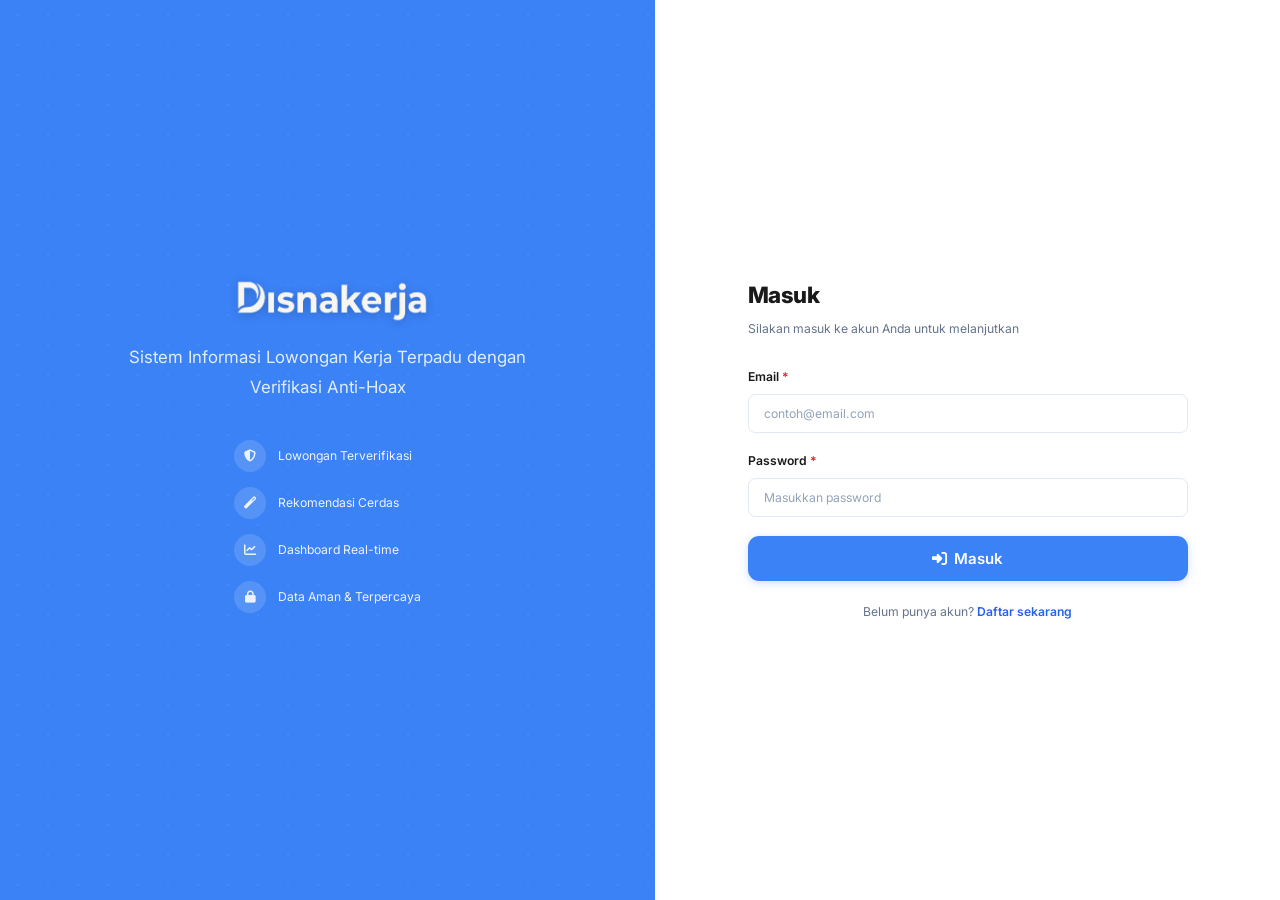
<file: pages/admin-verification.html>
<!DOCTYPE html>
<html lang="id">
<head>
  <meta charset="UTF-8">
  <meta name="viewport" content="width=device-width, initial-scale=1.0">
  <link rel="icon" type="image/svg+xml" href="/assets/favicon.svg">
  <title>Verifikasi Lowongan - Disnaker</title>
  <link rel="stylesheet" href="/css/variables.css">
  <link rel="stylesheet" href="/css/main.css">
  <link rel="stylesheet" href="/css/components.css">
  <link rel="stylesheet" href="/css/pages.css">
  <link rel="stylesheet" href="https://cdnjs.cloudflare.com/ajax/libs/font-awesome/6.5.0/css/all.min.css">
</head>
<body>
  <div id="app"></div>
  <script src="/js/utils.js"></script>
  <script src="/data/seed.js"></script>
  <script src="/js/database.js"></script>
  <script src="/js/auth.js"></script>
  <script src="/js/settings.js"></script>
  <script src="/js/components.js"></script>
  <script src="/js/verification.js"></script>
  <script src="/js/search.js"></script>
  <script src="/js/app.js"></script>
  <script>
    document.addEventListener('DOMContentLoaded', () => {
      if (!Auth.requireAuth(['admin'])) return;
      renderPage();
    });

    window.refreshVerificationPage = renderPage;

    function renderPage() {
      const vStats = Verification.getVerificationStats();
      const allJobs = DB.getJobs().sort((a,b) => new Date(b.createdAt) - new Date(a.createdAt));
      let currentTab = 'pending';

      function getFilteredJobs(tab) {
        if (tab === 'all') return allJobs;
        return allJobs.filter(j => j.status === tab);
      }

      function renderJobs(tab) {
        currentTab = tab;
        const jobs = getFilteredJobs(tab);
        const container = document.getElementById('verification-jobs');
        if (!container) return;

        document.querySelectorAll('.tab-btn').forEach(btn => {
          btn.classList.toggle('active', btn.dataset.tab === tab);
        });

        if (jobs.length === 0) {
          container.innerHTML = `<div class="empty-state"><div class="empty-icon"><i class="fas fa-check-double"></i></div><h3>Tidak ada lowongan</h3><p>Tidak ada lowongan dalam status ini.</p></div>`;
          return;
        }

        container.innerHTML = `
          <div class="table-container">
            <table class="table">
              <thead><tr><th>Posisi</th><th>Perusahaan</th><th>Lokasi</th><th>Kategori</th><th>Tanggal</th><th>Status</th><th>Aksi</th></tr></thead>
              <tbody>
                ${jobs.map(j => {
                  const company = DB.getUserById(j.companyId);
                  return `<tr>
                    <td>
                      <div><strong>${Utils.escapeHtml(j.title)}</strong></div>
                      <div style="font-size:var(--font-size-xs);color:var(--text-muted);margin-top:2px;">${(j.skills||[]).slice(0,3).map(s => s).join(', ')}</div>
                    </td>
                    <td>${Utils.escapeHtml(j.company)}</td>
                    <td><i class="fas fa-map-marker-alt" style="color:var(--gray-400);margin-right:4px;"></i>${Utils.escapeHtml(j.location)}</td>
                    <td><span class="tag">${Utils.escapeHtml(j.category)}</span></td>
                    <td>${Utils.formatDateShort(j.createdAt)}</td>
                    <td><span class="verified-badge ${j.status}">${j.status === 'verified' ? '<i class="fas fa-check-circle"></i> Verified' : j.status === 'pending' ? '<i class="fas fa-clock"></i> Pending' : '<i class="fas fa-times-circle"></i> Rejected'}</span></td>
                    <td>
                      <div style="display:flex;gap:var(--space-2);">
                        <button class="btn btn-ghost btn-sm" onclick="viewJobDetail('${j.id}')" title="Detail"><i class="fas fa-eye"></i></button>
                        ${j.status === 'pending' ? `
                          <button class="btn btn-success btn-sm" onclick="approveJob('${j.id}')" title="Setujui"><i class="fas fa-check"></i></button>
                          <button class="btn btn-danger btn-sm" onclick="Verification.showRejectDialog('${j.id}')" title="Tolak"><i class="fas fa-times"></i></button>
                        ` : ''}
                      </div>
                    </td>
                  </tr>`;
                }).join('')}
              </tbody>
            </table>
          </div>
        `;
      }

      const content = `
        <div class="page-header">
          <h1><i class="fas fa-check-double" style="color:var(--primary-500);margin-right:var(--space-3)"></i> Verifikasi Lowongan</h1>
          <p>Tinjau dan verifikasi lowongan kerja yang diajukan perusahaan</p>
        </div>

        <div class="stats-grid" style="margin-bottom:var(--space-6)">
          <div class="stat-card"><div class="stat-icon"><i class="fas fa-inbox"></i></div><div class="stat-info"><h3>${vStats.total}</h3><p>Total</p></div></div>
          <div class="stat-card"><div class="stat-icon"><i class="fas fa-check-circle"></i></div><div class="stat-info"><h3>${vStats.verified}</h3><p>Terverifikasi</p></div></div>
          <div class="stat-card"><div class="stat-icon"><i class="fas fa-clock"></i></div><div class="stat-info"><h3>${vStats.pending}</h3><p>Menunggu</p></div></div>
          <div class="stat-card"><div class="stat-icon"><i class="fas fa-times-circle"></i></div><div class="stat-info"><h3>${vStats.rejected}</h3><p>Ditolak</p></div></div>
        </div>

        <div class="card">
          <div class="card-body">
            <div class="tabs">
              <button class="tab-btn active" data-tab="pending" onclick="window._renderJobs('pending')"><i class="fas fa-clock" style="margin-right:4px;"></i> Menunggu (${vStats.pending})</button>
              <button class="tab-btn" data-tab="verified" onclick="window._renderJobs('verified')"><i class="fas fa-check-circle" style="margin-right:4px;"></i> Terverifikasi (${vStats.verified})</button>
              <button class="tab-btn" data-tab="rejected" onclick="window._renderJobs('rejected')"><i class="fas fa-times-circle" style="margin-right:4px;"></i> Ditolak (${vStats.rejected})</button>
              <button class="tab-btn" data-tab="all" onclick="window._renderJobs('all')"><i class="fas fa-list" style="margin-right:4px;"></i> Semua (${vStats.total})</button>
            </div>
            <div id="verification-jobs"></div>
          </div>
        </div>
      `;

      Components.renderLayout('admin-verification', 'Verifikasi', content);
      window._renderJobs = renderJobs;
      renderJobs('pending');
    }

    function viewJobDetail(jobId) {
      const job = DB.getJobById(jobId);
      if (!job) return;
      const salary = Utils.salaryRange(job.salaryMin, job.salaryMax);
      Components.showModal({
        title: job.title,
        size: '700px',
        body: `
          <div style="display:grid;gap:var(--space-4);">
            <div style="display:flex;align-items:center;gap:var(--space-3);flex-wrap:wrap;">
              <span class="verified-badge ${job.status}">${job.status === 'verified' ? '<i class="fas fa-check-circle"></i> Terverifikasi' : job.status === 'pending' ? '<i class="fas fa-clock"></i> Menunggu' : '<i class="fas fa-times-circle"></i> Ditolak'}</span>
              <span class="badge badge-neutral">${job.category}</span>
              <span class="badge badge-info">${job.type || 'Full-time'}</span>
            </div>
            <div style="display:grid;grid-template-columns:1fr 1fr;gap:var(--space-3);font-size:var(--font-size-sm);">
              <div><strong>Perusahaan:</strong> ${Utils.escapeHtml(job.company)}</div>
              <div><strong>Lokasi:</strong> ${Utils.escapeHtml(job.location)}</div>
              <div><strong>Pendidikan:</strong> ${job.education}</div>
              <div><strong>Pengalaman:</strong> ${job.experience ? job.experience + ' tahun' : 'Fresh Graduate'}</div>
              <div><strong>Gaji:</strong> ${salary}</div>
              <div><strong>Skills:</strong> ${(job.skills||[]).join(', ')}</div>
            </div>
            <div><strong style="font-size:var(--font-size-sm);">Deskripsi:</strong><p style="font-size:var(--font-size-sm);color:var(--text-secondary);margin-top:var(--space-1);">${Utils.escapeHtml(job.description)}</p></div>
            ${job.requirements ? `<div><strong style="font-size:var(--font-size-sm);">Persyaratan:</strong><ul style="padding-left:var(--space-5);margin-top:var(--space-1);font-size:var(--font-size-sm);color:var(--text-secondary);">${job.requirements.map(r => `<li style="list-style:disc;margin-bottom:4px;">${Utils.escapeHtml(r)}</li>`).join('')}</ul></div>` : ''}
            ${job.rejectionReason ? `<div style="padding:var(--space-3);background:var(--danger-light);border-radius:var(--radius-md);font-size:var(--font-size-sm);"><strong style="color:var(--danger-dark);">Alasan Penolakan:</strong> ${Utils.escapeHtml(job.rejectionReason)}</div>` : ''}
          </div>
        `,
        footer: job.status === 'pending' ? `
          <button class="btn btn-outline" onclick="Components.closeModal()">Tutup</button>
          <button class="btn btn-danger" onclick="Components.closeModal();Verification.showRejectDialog('${job.id}')"><i class="fas fa-times"></i> Tolak</button>
          <button class="btn btn-success" onclick="Components.closeModal();approveJob('${job.id}')"><i class="fas fa-check"></i> Setujui</button>
        ` : `<button class="btn btn-outline" onclick="Components.closeModal()">Tutup</button>`
      });
    }

    function approveJob(jobId) {
      Components.showDialog({
        type: 'question', title: 'Setujui Lowongan?',
        text: 'Lowongan akan dipublikasikan dan dapat dilihat oleh pencari kerja.',
        confirmText: 'Ya, Setujui', cancelText: 'Batal',
        onConfirm: () => {
          Verification.approveJob(jobId);
          setTimeout(() => renderPage(), 400);
        }
      });
    }
  </script>
</body>
</html>
</file>
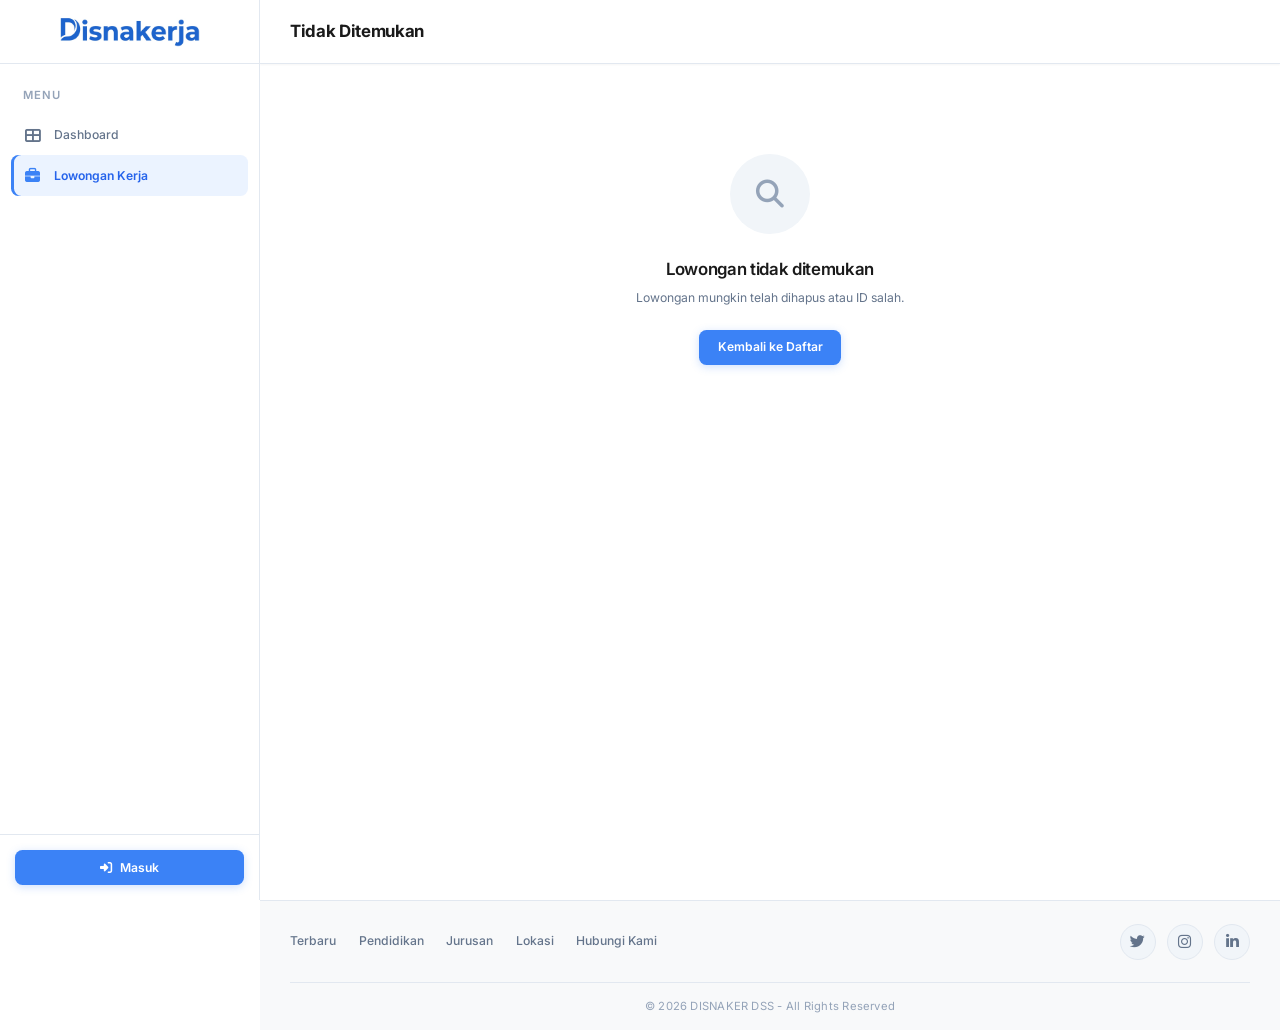
<file: pages/job-detail.html>
<!DOCTYPE html>
<html lang="id">
<head>
  <meta charset="UTF-8">
  <meta name="viewport" content="width=device-width, initial-scale=1.0">
  <link rel="icon" type="image/svg+xml" href="/assets/favicon.svg">
  <title>Detail Lowongan - Disnaker</title>
  <link rel="stylesheet" href="/css/variables.css">
  <link rel="stylesheet" href="/css/main.css">
  <link rel="stylesheet" href="/css/components.css">
  <link rel="stylesheet" href="/css/pages.css">
  <link rel="stylesheet" href="https://cdnjs.cloudflare.com/ajax/libs/font-awesome/6.5.0/css/all.min.css">
</head>
<body>
  <div id="app"></div>
  <script src="/js/utils.js"></script>
  <script src="/data/seed.js"></script>
  <script src="/js/database.js"></script>
  <script src="/js/auth.js"></script>
  <script src="/js/settings.js"></script>
  <script src="/js/components.js"></script>
  <script src="/js/verification.js"></script>
  <script src="/js/search.js"></script>
  <script src="/js/app.js"></script>
  <script>
    document.addEventListener('DOMContentLoaded', () => {
      const jobId = Utils.getUrlParam('id');
      const job = DB.getJobById(jobId);
      const user = Auth.getCurrentUser();

      if (!job) {
        Components.renderLayout('jobs', 'Tidak Ditemukan', `<div class="empty-state"><div class="empty-icon"><i class="fas fa-search"></i></div><h3>Lowongan tidak ditemukan</h3><p>Lowongan mungkin telah dihapus atau ID salah.</p><a href="/pages/jobs.html" class="btn btn-primary">Kembali ke Daftar</a></div>`);
        return;
      }

      const initials = Utils.getInitials(job.company);
      const salary = Utils.salaryRange(job.salaryMin, job.salaryMax);
      const hasApplied = user ? DB.hasApplied(user.id, job.id) : false;
      const appCount = DB.getApplicationsByJob(job.id).length;

      const statusBadge = `<span class="verified-badge ${job.status}">${job.status === 'verified' ? '<i class="fas fa-check-circle"></i> Terverifikasi' : job.status === 'pending' ? '<i class="fas fa-clock"></i> Menunggu Verifikasi' : '<i class="fas fa-times-circle"></i> Ditolak'}</span>`;

      let actionBtn = '';
      if (user && user.role === 'user' && job.status === 'verified') {
        if (hasApplied) {
          actionBtn = `<button class="btn btn-outline btn-lg" disabled><i class="fas fa-check"></i> Sudah Dilamar</button>`;
        } else {
          actionBtn = `<button class="btn btn-primary btn-lg" onclick="applyJob('${job.id}')"><i class="fas fa-paper-plane"></i> Lamar Sekarang</button>`;
        }
      } else if (!user) {
        actionBtn = `<a href="/pages/login.html" class="btn btn-primary btn-lg"><i class="fas fa-sign-in-alt"></i> Masuk untuk Melamar</a>`;
      }

      const content = `
        <a href="/pages/jobs.html" class="btn btn-ghost mb-4"><i class="fas fa-arrow-left"></i> Kembali</a>

        <div class="job-detail-header">
          <div class="job-detail-logo">${initials}</div>
          <div class="job-detail-info" style="flex:1">
            <div style="display:flex;align-items:center;gap:var(--space-3);flex-wrap:wrap">
              <h1>${Utils.escapeHtml(job.title)}</h1>
              ${statusBadge}
            </div>
            <p style="font-size:var(--font-size-md);color:var(--text-secondary);margin-top:var(--space-1)">${Utils.escapeHtml(job.company)}</p>
            <div class="job-detail-meta">
              <span class="job-detail-meta-item"><i class="fas fa-map-marker-alt"></i> ${Utils.escapeHtml(job.location)}</span>
              <span class="job-detail-meta-item"><i class="fas fa-folder"></i> ${Utils.escapeHtml(job.category)}</span>
              <span class="job-detail-meta-item"><i class="fas fa-clock"></i> ${job.type || 'Full-time'}</span>
              <span class="job-detail-meta-item"><i class="fas fa-money-bill-wave"></i> ${salary}</span>
              <span class="job-detail-meta-item"><i class="fas fa-calendar"></i> ${Utils.formatDate(job.createdAt)}</span>
            </div>
            <div class="job-detail-actions">${actionBtn}</div>
          </div>
        </div>

        <div class="job-detail-body">
          <div class="job-detail-main">
            <div class="job-detail-section">
              <h2><i class="fas fa-file-alt" style="color:var(--primary-500);margin-right:var(--space-2)"></i> Deskripsi</h2>
              <p>${Utils.escapeHtml(job.description)}</p>
            </div>
            <div class="job-detail-section">
              <h2><i class="fas fa-list-check" style="color:var(--accent-500);margin-right:var(--space-2)"></i> Persyaratan</h2>
              <ul>${(job.requirements || []).map(r => `<li>${Utils.escapeHtml(r)}</li>`).join('')}</ul>
            </div>
            <div class="job-detail-section">
              <h2><i class="fas fa-gift" style="color:var(--success);margin-right:var(--space-2)"></i> Benefit</h2>
              <ul>${(job.benefits || []).map(b => `<li>${Utils.escapeHtml(b)}</li>`).join('')}</ul>
            </div>
          </div>
          <div class="job-detail-sidebar">
            <div class="job-detail-section">
              <h2>Informasi Lowongan</h2>
              <div style="display:grid;gap:var(--space-4);">
                <div><span style="font-size:var(--font-size-xs);color:var(--text-muted);text-transform:uppercase;">Pendidikan</span><br><strong>${job.education || '-'}</strong></div>
                <div><span style="font-size:var(--font-size-xs);color:var(--text-muted);text-transform:uppercase;">Pengalaman</span><br><strong>${job.experience ? job.experience + ' tahun' : 'Fresh Graduate'}</strong></div>
                <div><span style="font-size:var(--font-size-xs);color:var(--text-muted);text-transform:uppercase;">Gaji</span><br><strong style="color:var(--primary-600)">${salary}</strong></div>
                <div><span style="font-size:var(--font-size-xs);color:var(--text-muted);text-transform:uppercase;">Pelamar</span><br><strong>${appCount} orang</strong></div>
              </div>
            </div>
            <div class="job-detail-section">
              <h2>Keahlian Dibutuhkan</h2>
              <div style="display:flex;flex-wrap:wrap;gap:var(--space-2);">${(job.skills || []).map(s => `<span class="tag">${Utils.escapeHtml(s)}</span>`).join('')}</div>
            </div>
            ${job.status === 'rejected' && job.rejectionReason ? `
              <div class="job-detail-section" style="border-color:var(--danger);">
                <h2 style="color:var(--danger);"><i class="fas fa-times-circle"></i> Alasan Penolakan</h2>
                <p>${Utils.escapeHtml(job.rejectionReason)}</p>
              </div>
            ` : ''}
          </div>
        </div>
      `;

      Components.renderLayout('jobs', job.title, content);
    });

    function applyJob(jobId) {
      const user = Auth.getCurrentUser();
      if (!user) { window.location.href = '/pages/login.html'; return; }
      Components.showDialog({
        type: 'question', title: 'Lamar Pekerjaan?',
        text: 'Apakah Anda yakin ingin melamar posisi ini? Pastikan profil Anda sudah lengkap.',
        confirmText: 'Ya, Lamar', cancelText: 'Batal',
        onConfirm: () => {
          DB.createApplication({ userId: user.id, jobId, coverLetter: '' });
          Components.showAlert('success', 'Berhasil!', 'Lamaran Anda telah terkirim.');
          setTimeout(() => location.reload(), 1500);
        }
      });
    }
  </script>
</body>
</html>
</file>
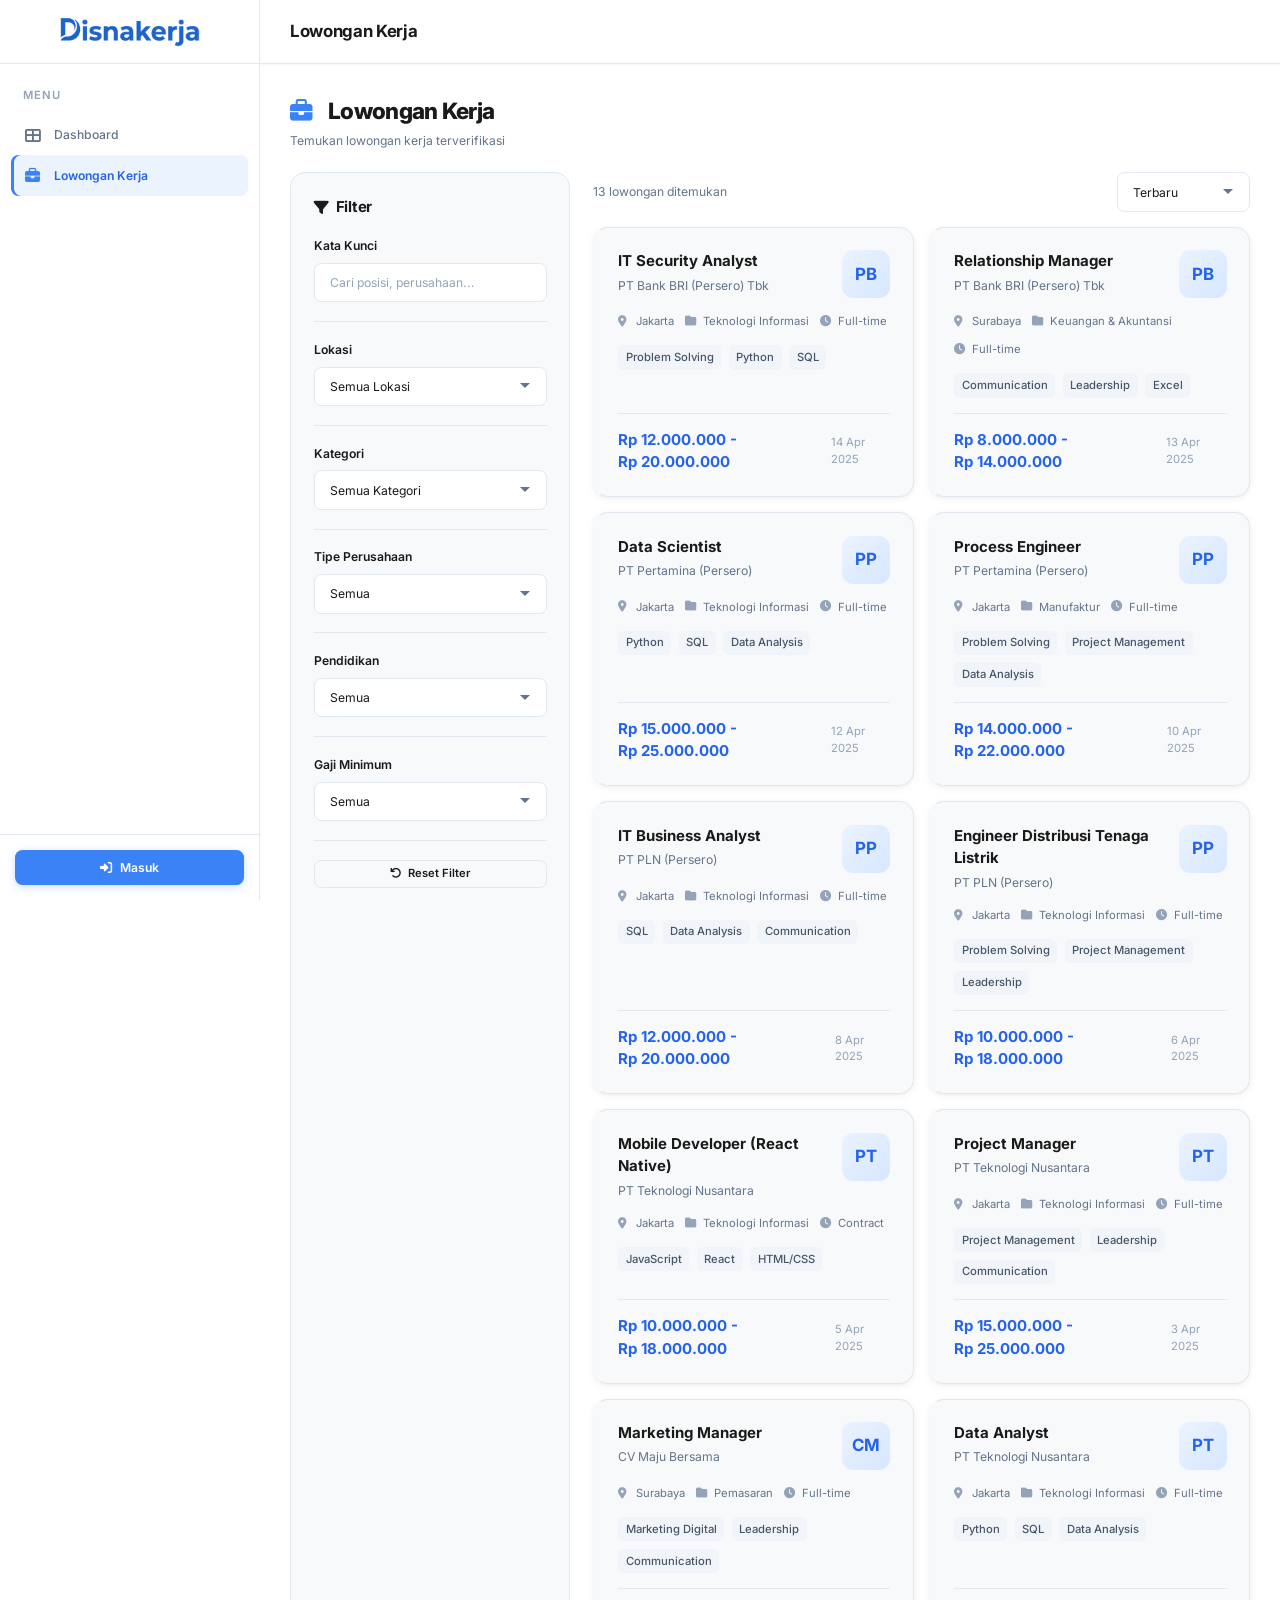
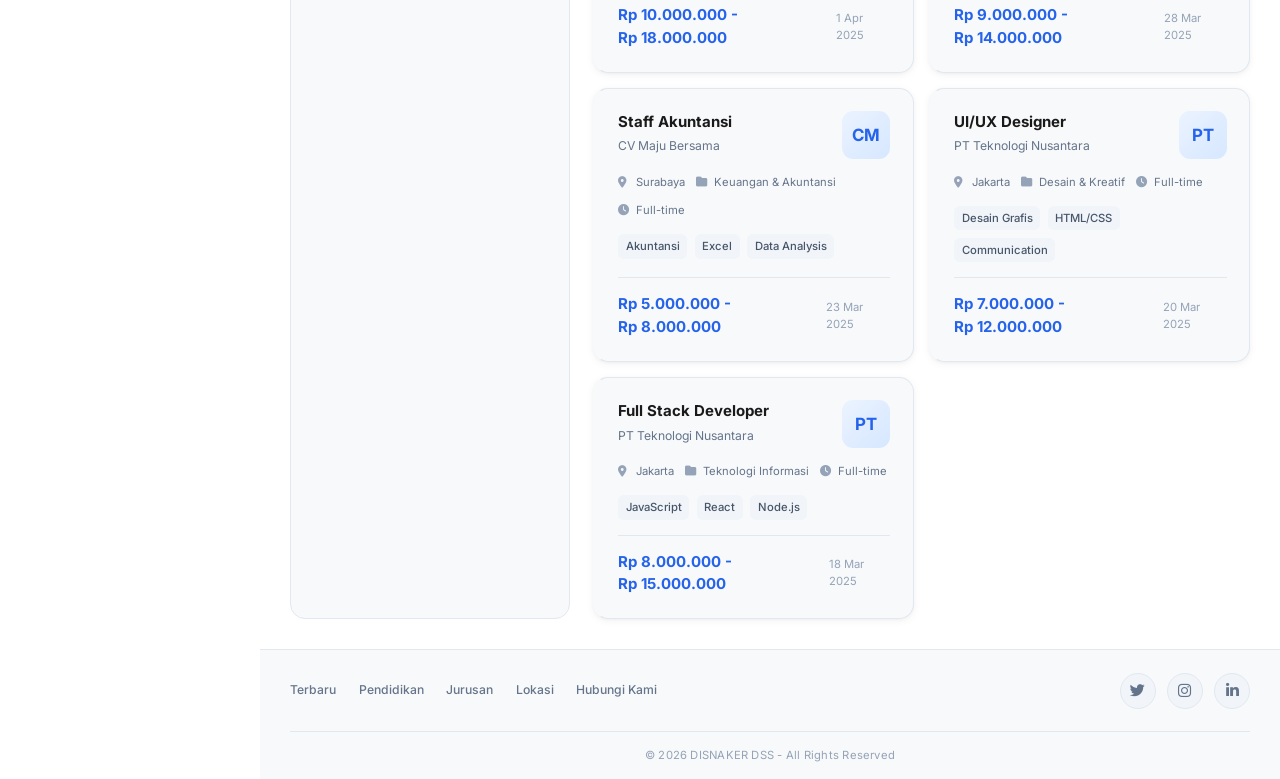
<file: pages/jobs.html>
<!DOCTYPE html>
<html lang="id">
<head>
  <meta charset="UTF-8">
  <meta name="viewport" content="width=device-width, initial-scale=1.0">
  <link rel="icon" type="image/svg+xml" href="/assets/favicon.svg">
  <title>Lowongan Kerja - Disnaker</title>
  <link rel="stylesheet" href="/css/variables.css">
  <link rel="stylesheet" href="/css/main.css">
  <link rel="stylesheet" href="/css/components.css">
  <link rel="stylesheet" href="/css/pages.css">
  <link rel="stylesheet" href="https://cdnjs.cloudflare.com/ajax/libs/font-awesome/6.5.0/css/all.min.css">
</head>
<body>
  <div id="app"></div>
  <script src="/js/utils.js"></script>
  <script src="/data/seed.js"></script>
  <script src="/js/database.js"></script>
  <script src="/js/auth.js"></script>
  <script src="/js/settings.js"></script>
  <script src="/js/recommendation.js"></script>
  <script src="/js/components.js"></script>
  <script src="/js/verification.js"></script>
  <script src="/js/search.js"></script>
  <script src="/js/app.js"></script>
  <script>
    document.addEventListener('DOMContentLoaded', () => {
      const user = Auth.getCurrentUser();

      function render() {
        const jobs = DB.getVerifiedJobs();

        // ── Recommendation section for logged-in users ──
        let recommendationHtml = '';
        if (user && user.role === 'user') {
          const applications = DB.getApplications();
          const recommended = Recommendation.getRecommendedJobs(user, jobs, applications).slice(0, 8);
          if (recommended.length > 0) {
            const recCards = recommended.map((j, idx) => {
              j._idx = idx;
              return Components.renderJobCardWithMatch(j, j.matchScore);
            }).join('');
            recommendationHtml = `
              <div class="recommendation-section">
                <div class="section-header">
                  <div>
                    <h2><i class="fas fa-wand-magic-sparkles"></i> Rekomendasi untuk Anda</h2>
                    <p class="section-subtitle">Berdasarkan skill, pendidikan, dan pengalaman Anda</p>
                  </div>
                </div>
                <div class="recommendation-scroll">${recCards}</div>
              </div>
            `;
          }
        }

        const filterHtml = `
          <div class="filter-panel">
            <h3><i class="fas fa-filter"></i> Filter</h3>
            <div class="filter-section">
              <label>Kata Kunci</label>
              <input type="text" class="form-control" id="f-keyword" placeholder="Cari posisi, perusahaan..." oninput="applyFilters()">
            </div>
            <div class="filter-section">
              <label>Lokasi</label>
              <select class="form-control" id="f-location" onchange="applyFilters()">
                <option value="all">Semua Lokasi</option>
                ${Utils.locations.map(l => `<option value="${l}">${l}</option>`).join('')}
              </select>
            </div>
            <div class="filter-section">
              <label>Kategori</label>
              <select class="form-control" id="f-category" onchange="applyFilters()">
                <option value="all">Semua Kategori</option>
                ${Utils.categories.map(c => `<option value="${c}">${c}</option>`).join('')}
              </select>
            </div>
            <div class="filter-section">
              <label>Tipe Perusahaan</label>
              <select class="form-control" id="f-companyType" onchange="applyFilters()">
                <option value="all">Semua</option>
                <option value="swasta">Swasta</option>
                <option value="bumn">BUMN</option>
              </select>
            </div>
            <div class="filter-section">
              <label>Pendidikan</label>
              <select class="form-control" id="f-education" onchange="applyFilters()">
                <option value="all">Semua</option>
                ${Utils.educationLevels.map(e => `<option value="${e}">${e}</option>`).join('')}
              </select>
            </div>
            <div class="filter-section">
              <label>Gaji Minimum</label>
              <select class="form-control" id="f-salary" onchange="applyFilters()">
                <option value="">Semua</option>
                <option value="3000000">≥ Rp 3.000.000</option>
                <option value="5000000">≥ Rp 5.000.000</option>
                <option value="8000000">≥ Rp 8.000.000</option>
                <option value="10000000">≥ Rp 10.000.000</option>
                <option value="15000000">≥ Rp 15.000.000</option>
              </select>
            </div>
            <button class="btn btn-outline btn-block btn-sm" onclick="resetFilters()"><i class="fas fa-undo"></i> Reset Filter</button>
          </div>
        `;

        const content = `
          <div class="page-header">
            <h1><i class="fas fa-briefcase" style="color:var(--primary-500);margin-right:var(--space-3)"></i> Lowongan Kerja</h1>
            <p>Temukan lowongan kerja terverifikasi</p>
          </div>
          ${recommendationHtml}
          <div class="content-grid">
            ${filterHtml}
            <div>
              <div class="flex-between mb-4">
                <span style="font-size:var(--font-size-sm);color:var(--text-secondary);" id="result-count">${jobs.length} lowongan ditemukan</span>
                <select class="form-control" id="f-sort" style="width:auto;" onchange="applyFilters()">
                  <option value="newest">Terbaru</option>
                  <option value="salary-high">Gaji Tertinggi</option>
                  <option value="salary-low">Gaji Terendah</option>
                  <option value="title">Judul A-Z</option>
                </select>
              </div>
              <div class="jobs-grid" id="jobs-container"></div>
              <div id="empty-state" style="display:none;">
                <div class="empty-state">
                  <div class="empty-icon"><i class="fas fa-search"></i></div>
                  <h3>Tidak ada lowongan ditemukan</h3>
                  <p>Coba ubah filter pencarian Anda.</p>
                </div>
              </div>
            </div>
          </div>
        `;

        Components.renderLayout('jobs', 'Lowongan Kerja', content);
        applyFilters();
      }

      window.applyFilters = function() {
        const filters = {
          keyword: document.getElementById('f-keyword')?.value,
          location: document.getElementById('f-location')?.value,
          category: document.getElementById('f-category')?.value,
          education: document.getElementById('f-education')?.value,
          salaryMin: document.getElementById('f-salary')?.value,
          companyType: document.getElementById('f-companyType')?.value
        };
        const sortBy = document.getElementById('f-sort')?.value || 'newest';

        let jobs = DB.getVerifiedJobs();
        jobs = Search.filterJobs(jobs, filters);
        jobs = Search.sortJobs(jobs, sortBy);
        const container = document.getElementById('jobs-container');
        const empty = document.getElementById('empty-state');
        if (!container) return;
        if (jobs.length === 0) {
          container.innerHTML = '';
          empty.style.display = 'block';
        } else {
          empty.style.display = 'none';
          container.innerHTML = jobs.map(j => Components.renderJobCard(j)).join('');
        }
        document.getElementById('result-count').textContent = `${jobs.length} lowongan ditemukan`;
      };

      window.resetFilters = function() {
        ['f-keyword','f-location','f-category','f-education','f-salary','f-companyType'].forEach(id => {
          const el = document.getElementById(id);
          if (el) el.value = el.tagName === 'SELECT' ? (el.querySelector('option')?.value || '') : '';
        });
        applyFilters();
      };

      render();
    });
  </script>
</body>
</html>
</file>
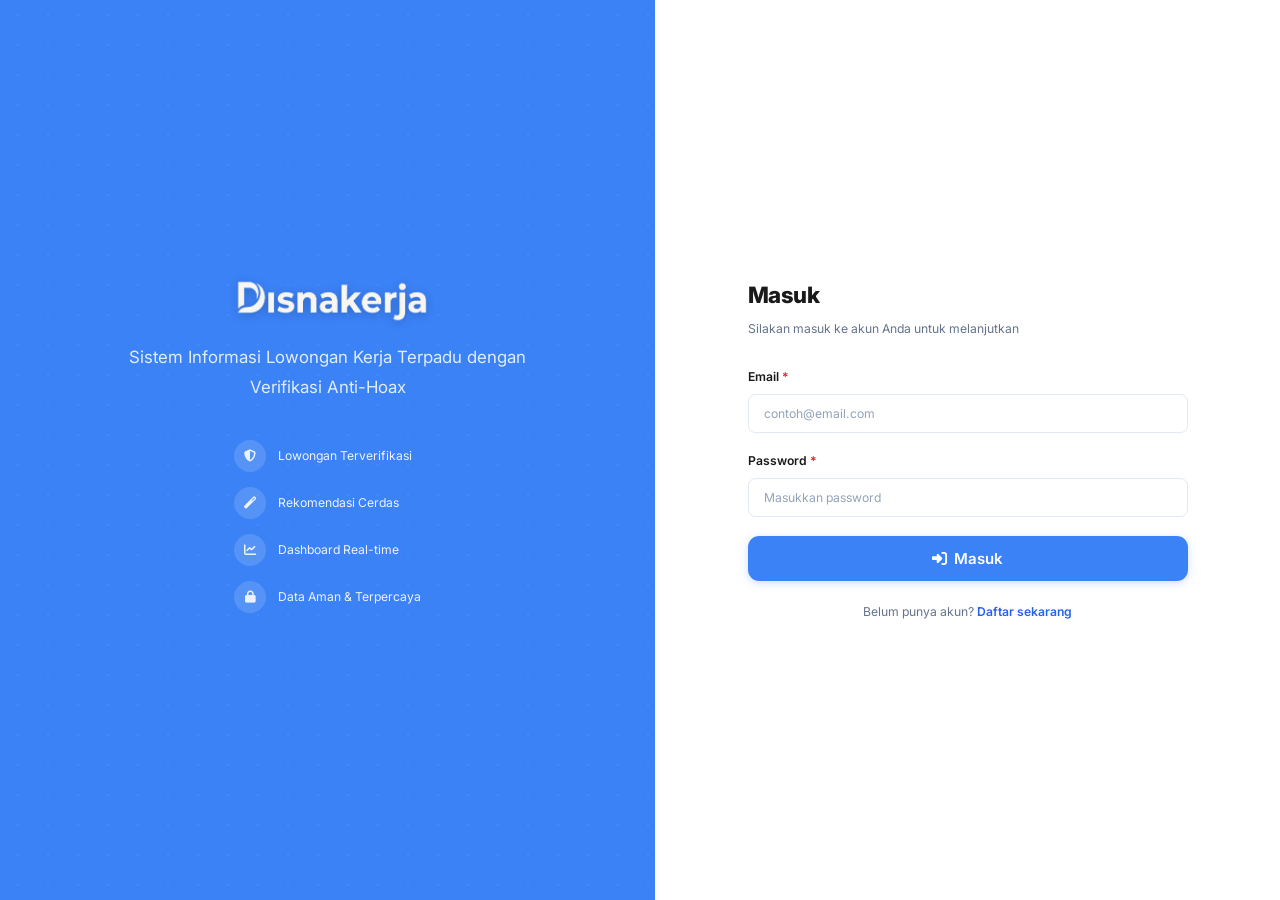
<file: pages/login.html>
<!DOCTYPE html>
<html lang="id">
<head>
  <meta charset="UTF-8">
  <meta name="viewport" content="width=device-width, initial-scale=1.0">
  <link rel="icon" type="image/svg+xml" href="/assets/favicon.svg">
  <meta name="description" content="Masuk ke Sistem Informasi Lowongan Kerja Terpadu">
  <title>Masuk - Disnaker</title>
  <link rel="stylesheet" href="/css/variables.css">
  <link rel="stylesheet" href="/css/main.css">
  <link rel="stylesheet" href="/css/components.css">
  <link rel="stylesheet" href="/css/pages.css">
  <link rel="stylesheet" href="https://cdnjs.cloudflare.com/ajax/libs/font-awesome/6.5.0/css/all.min.css">
</head>
<body>
  <div class="auth-wrapper">
    <div class="auth-left">
      <div class="auth-brand">
        <img src="/assets/logo2.png" alt="Disnakerja" class="auth-brand-logo">
        <p>Sistem Informasi Lowongan Kerja Terpadu dengan Verifikasi Anti-Hoax</p>
      </div>
      <div class="auth-features">
        <div class="auth-feature"><i class="fas fa-shield-alt"></i><span>Lowongan Terverifikasi</span></div>
        <div class="auth-feature"><i class="fas fa-magic"></i><span>Rekomendasi Cerdas</span></div>
        <div class="auth-feature"><i class="fas fa-chart-line"></i><span>Dashboard Real-time</span></div>
        <div class="auth-feature"><i class="fas fa-lock"></i><span>Data Aman & Terpercaya</span></div>
      </div>
    </div>

    <div class="auth-right">
      <div class="auth-form-container">
        <h2>Masuk</h2>
        <p class="auth-subtitle">Silakan masuk ke akun Anda untuk melanjutkan</p>

        <form id="login-form" onsubmit="handleLogin(event)">
          <div class="form-group">
            <label class="form-label">Email <span class="required">*</span></label>
            <input type="email" id="login-email" class="form-control" placeholder="contoh@email.com" required>
          </div>
          <div class="form-group">
            <label class="form-label">Password <span class="required">*</span></label>
            <input type="password" id="login-password" class="form-control" placeholder="Masukkan password" required>
          </div>
          <button type="submit" class="btn btn-primary btn-lg btn-block" id="login-btn">
            <i class="fas fa-sign-in-alt"></i> Masuk
          </button>
        </form>

        <div class="auth-footer">
          Belum punya akun? <a href="/pages/register.html">Daftar sekarang</a>
        </div>


      </div>
    </div>
  </div>

  <script src="/js/utils.js"></script>
  <script src="/data/seed.js"></script>
  <script src="/js/database.js"></script>
  <script src="/js/auth.js"></script>
  <script src="/js/settings.js"></script>
  <script src="/js/components.js"></script>
  <script src="/js/app.js"></script>
  <script>
    // Redirect if already logged in
    if (Auth.isLoggedIn()) window.location.href = '/index.html';

    function handleLogin(e) {
      e.preventDefault();
      const email = document.getElementById('login-email').value.trim();
      const password = document.getElementById('login-password').value;
      const result = Auth.login(email, password);
      if (result.success) {
        window.location.href = '/index.html';
      } else {
        Components.showAlert('danger', 'Gagal Masuk', result.message);
      }
    }
  </script>
</body>
</html>
</file>
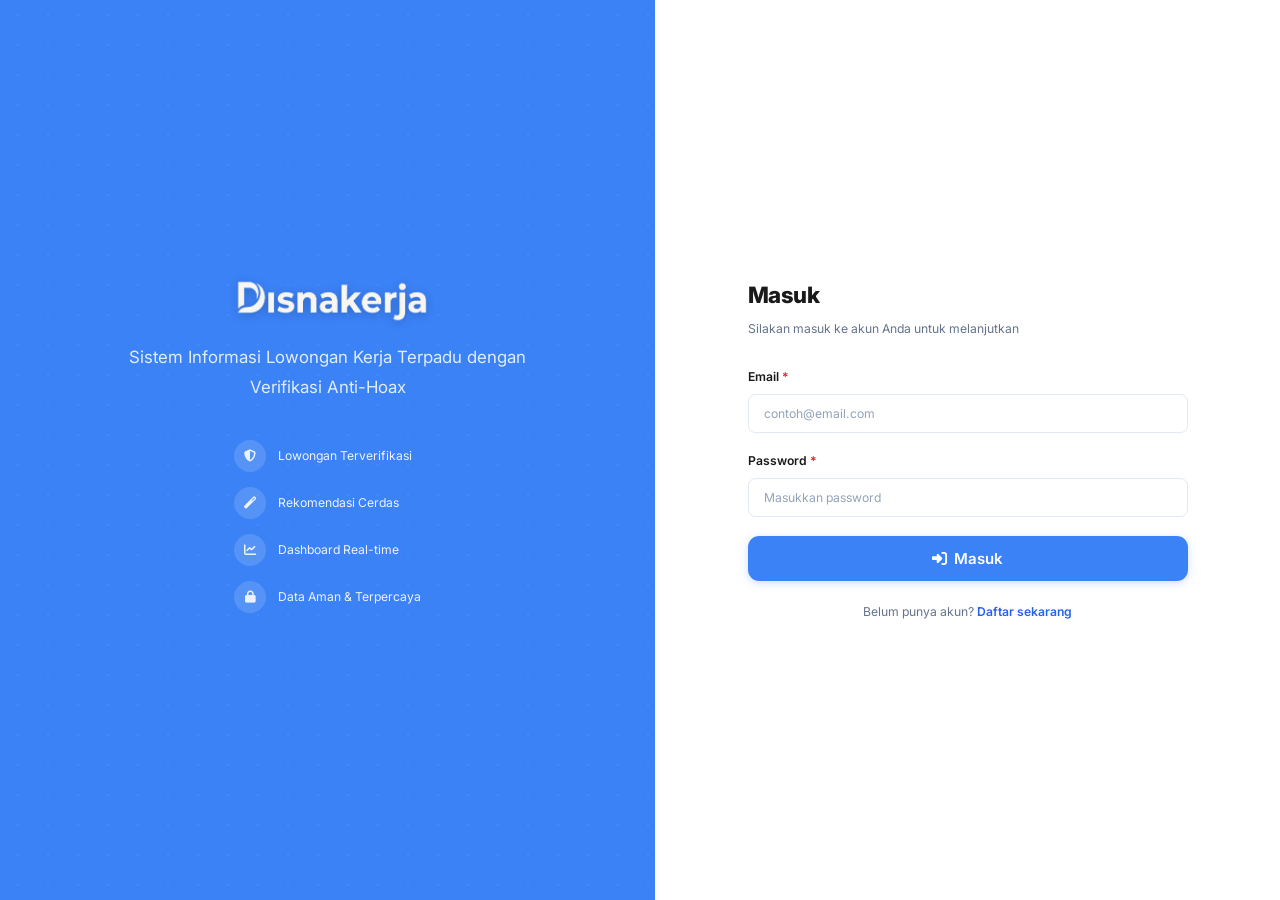
<file: pages/my-applications.html>
<!DOCTYPE html>
<html lang="id">
<head>
  <meta charset="UTF-8">
  <meta name="viewport" content="width=device-width, initial-scale=1.0">
  <link rel="icon" type="image/svg+xml" href="/assets/favicon.svg">
  <title>Lamaran Saya - Disnaker</title>
  <link rel="stylesheet" href="/css/variables.css">
  <link rel="stylesheet" href="/css/main.css">
  <link rel="stylesheet" href="/css/components.css">
  <link rel="stylesheet" href="/css/pages.css">
  <link rel="stylesheet" href="https://cdnjs.cloudflare.com/ajax/libs/font-awesome/6.5.0/css/all.min.css">
</head>
<body>
  <div id="app"></div>
  <script src="/js/utils.js"></script>
  <script src="/data/seed.js"></script>
  <script src="/js/database.js"></script>
  <script src="/js/auth.js"></script>
  <script src="/js/settings.js"></script>
  <script src="/js/components.js"></script>
  <script src="/js/verification.js"></script>
  <script src="/js/search.js"></script>
  <script src="/js/app.js"></script>
  <script>
    document.addEventListener('DOMContentLoaded', () => {
      if (!Auth.requireAuth(['user'])) return;
      const user = Auth.getCurrentUser();
      const apps = DB.getApplicationsByUser(user.id);

      const statusMap = { pending: { label: 'Menunggu', badge: 'badge-warning' }, reviewed: { label: 'Ditinjau', badge: 'badge-info' }, accepted: { label: 'Diterima', badge: 'badge-success' }, rejected: { label: 'Ditolak', badge: 'badge-danger' } };

      let tableHtml = '';
      if (apps.length === 0) {
        tableHtml = Components.renderEmptyState({ icon: 'fa-file-alt', title: 'Belum ada lamaran', description: 'Mulai cari dan lamar pekerjaan yang sesuai dengan profil Anda.', ctaText: 'Cari Lowongan', ctaHref: '/pages/jobs.html', ctaIcon: 'fa-briefcase' });
      } else {
        tableHtml = `
          <div class="table-container">
            <table class="table">
              <thead><tr><th>Posisi</th><th>Perusahaan</th><th>Lokasi</th><th>Gaji</th><th>Status</th><th>Tanggal Lamar</th><th>Aksi</th></tr></thead>
              <tbody>
                ${apps.map(a => {
                  const job = DB.getJobById(a.jobId);
                  if (!job) return '';
                  const s = statusMap[a.status] || statusMap.pending;
                  return `<tr>
                    <td><strong>${Utils.escapeHtml(job.title)}</strong></td>
                    <td>${Utils.escapeHtml(job.company)}</td>
                    <td><i class="fas fa-map-marker-alt" style="color:var(--gray-500);margin-right:4px;"></i>${Utils.escapeHtml(job.location)}</td>
                    <td>${Utils.salaryRange(job.salaryMin, job.salaryMax)}</td>
                    <td><span class="badge ${s.badge}" role="status" aria-label="Status: ${s.label}">${s.label}</span></td>
                    <td>${Utils.formatDateShort(a.appliedAt)}</td>
                    <td><a href="/pages/job-detail.html?id=${job.id}" class="btn btn-ghost btn-sm"><i class="fas fa-eye"></i></a></td>
                  </tr>`;
                }).join('')}
              </tbody>
            </table>
          </div>
        `;
      }

      const content = `
        <div class="page-header">
          <h1><i class="fas fa-file-alt" style="color:var(--primary-500);margin-right:var(--space-3)"></i> Lamaran Saya</h1>
          <p>Daftar semua lowongan yang telah Anda lamar</p>
        </div>
        <div class="stats-grid" style="margin-bottom:var(--space-6)">
          <div class="stat-card"><div class="stat-icon"><i class="fas fa-paper-plane"></i></div><div class="stat-info"><h3>${apps.length}</h3><p>Total Lamaran</p></div></div>
          <div class="stat-card"><div class="stat-icon"><i class="fas fa-clock"></i></div><div class="stat-info"><h3>${apps.filter(a=>a.status==='pending').length}</h3><p>Menunggu</p></div></div>
          <div class="stat-card"><div class="stat-icon"><i class="fas fa-eye"></i></div><div class="stat-info"><h3>${apps.filter(a=>a.status==='reviewed').length}</h3><p>Ditinjau</p></div></div>
          <div class="stat-card"><div class="stat-icon"><i class="fas fa-check-circle"></i></div><div class="stat-info"><h3>${apps.filter(a=>a.status==='accepted').length}</h3><p>Diterima</p></div></div>
        </div>
        ${tableHtml}
      `;
      Components.renderLayout('my-applications', 'Lamaran Saya', content);
    });
  </script>
</body>
</html>
</file>
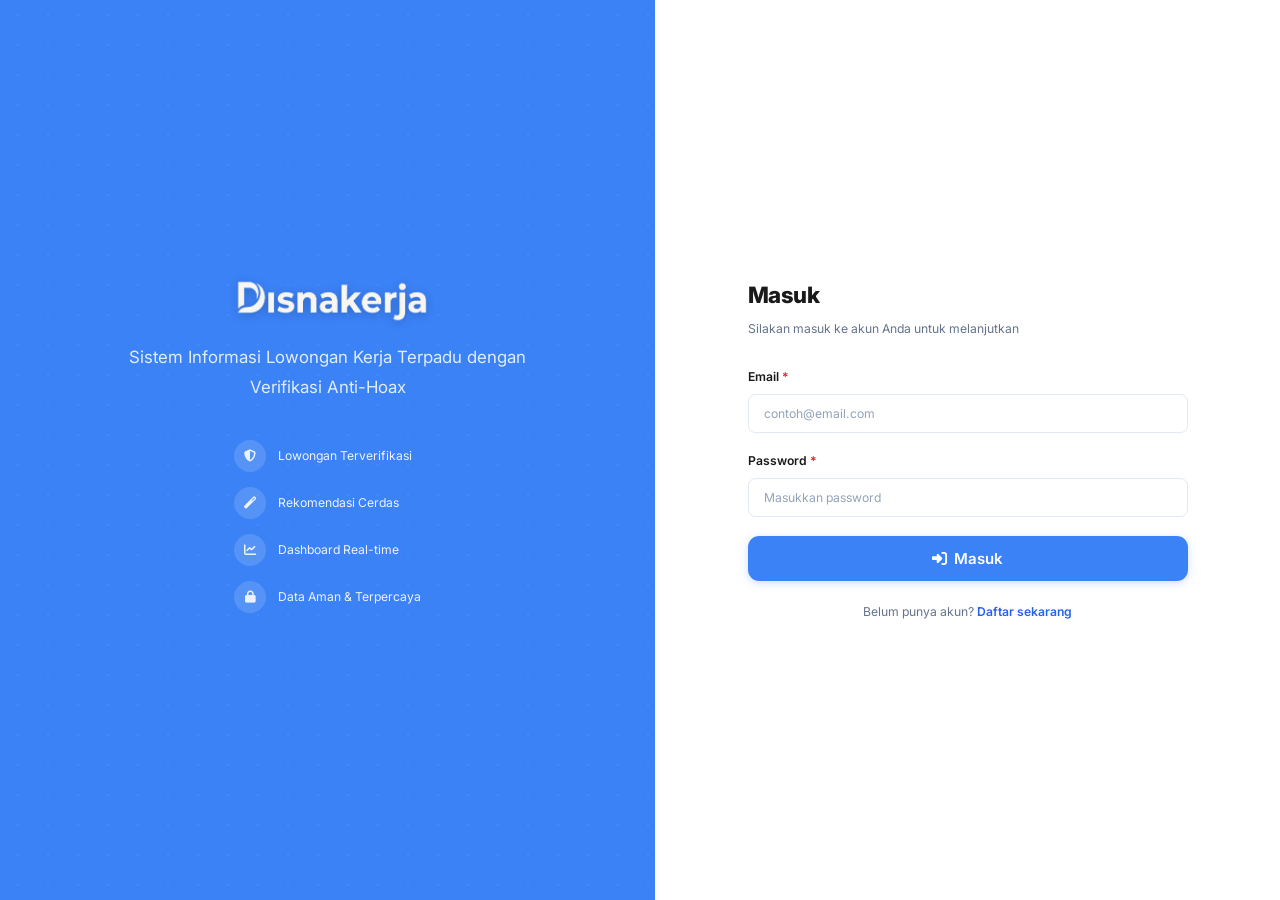
<file: pages/post-job.html>
<!DOCTYPE html>
<html lang="id">
<head>
  <meta charset="UTF-8">
  <meta name="viewport" content="width=device-width, initial-scale=1.0">
  <link rel="icon" type="image/svg+xml" href="/assets/favicon.svg">
  <title>Pasang Lowongan - Disnaker</title>
  <link rel="stylesheet" href="/css/variables.css">
  <link rel="stylesheet" href="/css/main.css">
  <link rel="stylesheet" href="/css/components.css">
  <link rel="stylesheet" href="/css/pages.css">
  <link rel="stylesheet" href="https://cdnjs.cloudflare.com/ajax/libs/font-awesome/6.5.0/css/all.min.css">
</head>
<body>
  <div id="app"></div>
  <script src="/js/utils.js"></script>
  <script src="/data/seed.js"></script>
  <script src="/js/database.js"></script>
  <script src="/js/auth.js"></script>
  <script src="/js/settings.js"></script>
  <script src="/js/components.js"></script>
  <script src="/js/verification.js"></script>
  <script src="/js/search.js"></script>
  <script src="/js/app.js"></script>
  <script>
    document.addEventListener('DOMContentLoaded', () => {
      if (!Auth.requireAuth(['company'])) return;
      const user = Auth.getCurrentUser();
      let selectedSkills = [];

      const content = `
        <div class="page-header">
          <h1><i class="fas fa-plus-circle" style="color:var(--primary-500);margin-right:var(--space-3)"></i> Pasang Lowongan Baru</h1>
          <p>Isi form di bawah untuk memasang lowongan kerja. Lowongan akan diverifikasi oleh admin sebelum dipublikasikan.</p>
        </div>

        <div class="card">
          <div class="card-body" style="max-width:800px;">
            <form id="post-job-form" onsubmit="handlePostJob(event)">
              <div class="form-group">
                <label class="form-label">Judul Posisi <span class="required">*</span></label>
                <input type="text" id="job-title" class="form-control" placeholder="contoh: Full Stack Developer" required>
              </div>
              <div class="form-row">
                <div class="form-group">
                  <label class="form-label">Kategori <span class="required">*</span></label>
                  <select class="form-control" id="job-category" required>
                    <option value="">Pilih Kategori</option>
                    ${Utils.categories.map(c => `<option value="${c}">${c}</option>`).join('')}
                  </select>
                </div>
                <div class="form-group">
                  <label class="form-label">Lokasi <span class="required">*</span></label>
                  <select class="form-control" id="job-location" required>
                    <option value="">Pilih Lokasi</option>
                    ${Utils.locations.map(l => `<option value="${l}">${l}</option>`).join('')}
                  </select>
                </div>
              </div>
              <div class="form-row">
                <div class="form-group">
                  <label class="form-label">Tipe Pekerjaan</label>
                  <select class="form-control" id="job-type">
                    <option value="Full-time">Full-time</option>
                    <option value="Part-time">Part-time</option>
                    <option value="Contract">Contract</option>
                    <option value="Internship">Internship</option>
                    <option value="Remote">Remote</option>
                  </select>
                </div>
                <div class="form-group">
                  <label class="form-label">Pendidikan Minimal</label>
                  <select class="form-control" id="job-education">
                    <option value="SMA/SMK">SMA/SMK</option>
                    <option value="D3">D3</option>
                    <option value="S1" selected>S1</option>
                    <option value="S2">S2</option>
                    <option value="S3">S3</option>
                  </select>
                </div>
              </div>
              <div class="form-row">
                <div class="form-group">
                  <label class="form-label">Gaji Minimum (Rp)</label>
                  <input type="number" id="job-salary-min" class="form-control" placeholder="5000000" min="0" step="500000">
                </div>
                <div class="form-group">
                  <label class="form-label">Gaji Maksimum (Rp)</label>
                  <input type="number" id="job-salary-max" class="form-control" placeholder="10000000" min="0" step="500000">
                </div>
              </div>
              <div class="form-group">
                <label class="form-label">Pengalaman Minimal (tahun)</label>
                <input type="number" id="job-experience" class="form-control" placeholder="0" min="0" max="30" value="0">
              </div>
              <div class="form-group">
                <label class="form-label">Keahlian yang Dibutuhkan</label>
                <div id="skills-container" style="display:flex;flex-wrap:wrap;gap:var(--space-2);margin-bottom:var(--space-2);"></div>
                <select class="form-control" id="job-skills-select" onchange="addSkill(this.value)">
                  <option value="">+ Tambah keahlian</option>
                  ${Utils.skills.map(s => `<option value="${s}">${s}</option>`).join('')}
                </select>
              </div>
              <div class="form-group">
                <label class="form-label">Deskripsi Pekerjaan <span class="required">*</span></label>
                <textarea class="form-control" id="job-description" placeholder="Jelaskan tentang pekerjaan ini..." required rows="5"></textarea>
              </div>
              <div class="form-group">
                <label class="form-label">Persyaratan (satu per baris)</label>
                <textarea class="form-control" id="job-requirements" placeholder="Pengalaman 2 tahun&#10;Menguasai JavaScript&#10;..." rows="4"></textarea>
              </div>
              <div class="form-group">
                <label class="form-label">Benefit (satu per baris)</label>
                <textarea class="form-control" id="job-benefits" placeholder="Gaji kompetitif&#10;BPJS&#10;..." rows="4"></textarea>
              </div>
              <div style="display:flex;gap:var(--space-3);margin-top:var(--space-6);">
                <button type="submit" class="btn btn-primary btn-lg"><i class="fas fa-paper-plane"></i> Submit Lowongan</button>
                <a href="/index.html" class="btn btn-outline btn-lg">Batal</a>
              </div>
            </form>
          </div>
        </div>
      `;

      Components.renderLayout('post-job', 'Pasang Lowongan', content);
    });

    let selectedSkills = [];
    function addSkill(skill) {
      if (!skill || selectedSkills.includes(skill)) return;
      selectedSkills.push(skill);
      renderSkills();
      document.getElementById('job-skills-select').value = '';
    }
    function removeSkill(skill) {
      selectedSkills = selectedSkills.filter(s => s !== skill);
      renderSkills();
    }
    function renderSkills() {
      document.getElementById('skills-container').innerHTML = selectedSkills.map(s =>
        `<span class="tag" style="cursor:pointer;" onclick="removeSkill('${s}')">${s} <i class="fas fa-times" style="margin-left:4px;font-size:0.6rem;"></i></span>`
      ).join('');
    }
    function handlePostJob(e) {
      e.preventDefault();
      const user = Auth.getCurrentUser();
      const job = {
        companyId: user.id,
        title: document.getElementById('job-title').value.trim(),
        company: user.companyName || user.name,
        location: document.getElementById('job-location').value,
        category: document.getElementById('job-category').value,
        type: document.getElementById('job-type').value,
        salaryMin: parseInt(document.getElementById('job-salary-min').value) || 0,
        salaryMax: parseInt(document.getElementById('job-salary-max').value) || 0,
        education: document.getElementById('job-education').value,
        experience: parseInt(document.getElementById('job-experience').value) || 0,
        skills: selectedSkills,
        description: document.getElementById('job-description').value.trim(),
        requirements: document.getElementById('job-requirements').value.split('\n').filter(r => r.trim()),
        benefits: document.getElementById('job-benefits').value.split('\n').filter(b => b.trim())
      };
      if (!job.title || !job.category || !job.location || !job.description) {
        Components.showAlert('danger', 'Error', 'Silakan lengkapi semua field yang wajib diisi.');
        return;
      }
      DB.createJob(job);
      Components.showDialog({
        type: 'success', title: 'Lowongan Berhasil Disubmit!',
        text: 'Lowongan Anda akan diverifikasi oleh admin Disnaker sebelum dipublikasikan.',
        confirmText: 'Kembali ke Dashboard',
        onConfirm: () => { window.location.href = '/index.html'; }
      });
    }
  </script>
</body>
</html>
</file>
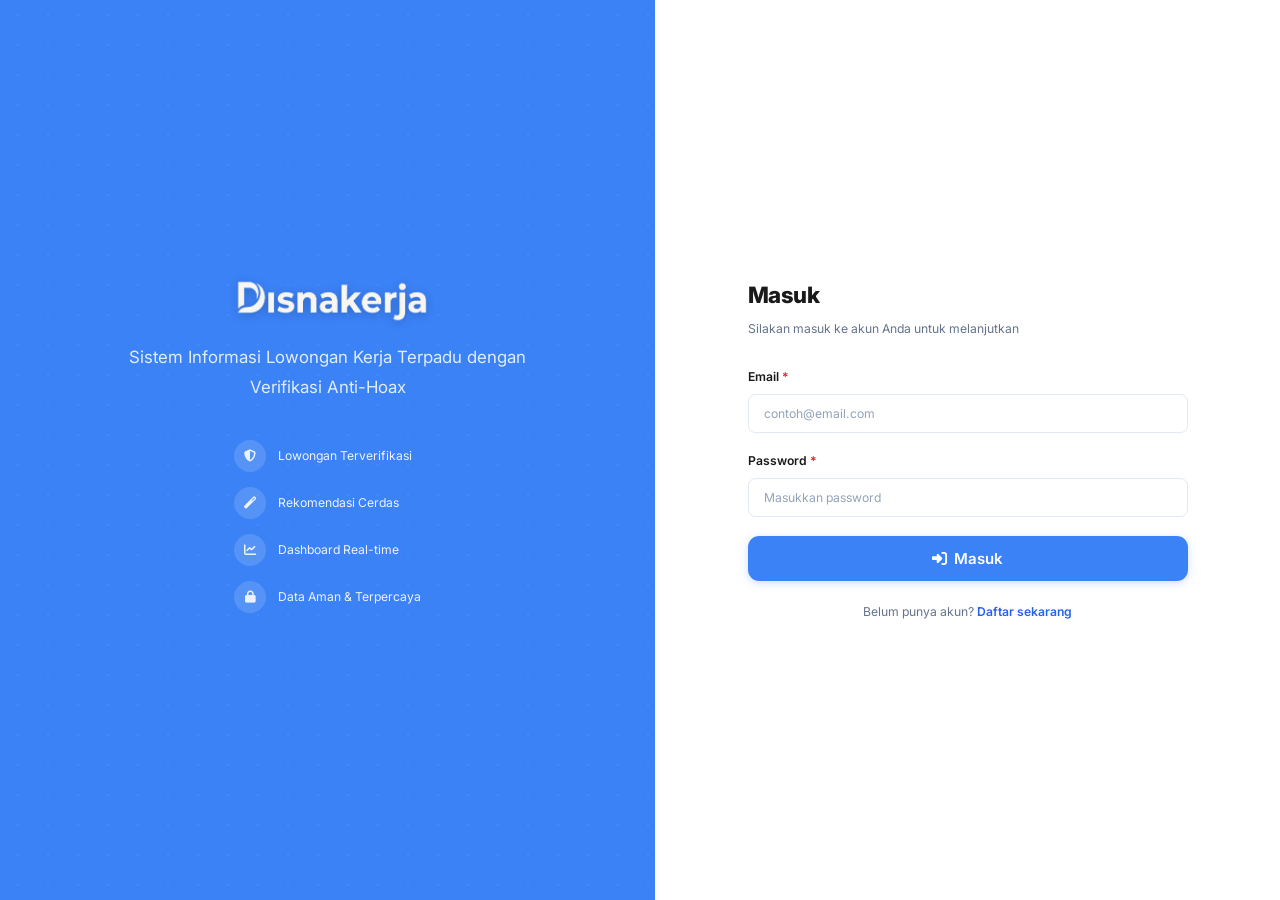
<file: pages/profile.html>
<!DOCTYPE html>
<html lang="id">
<head>
  <meta charset="UTF-8">
  <meta name="viewport" content="width=device-width, initial-scale=1.0">
  <link rel="icon" type="image/svg+xml" href="/assets/favicon.svg">
  <title>Profil - Disnaker</title>
  <link rel="stylesheet" href="/css/variables.css">
  <link rel="stylesheet" href="/css/main.css">
  <link rel="stylesheet" href="/css/components.css">
  <link rel="stylesheet" href="/css/pages.css">
  <link rel="stylesheet" href="https://cdnjs.cloudflare.com/ajax/libs/font-awesome/6.5.0/css/all.min.css">
</head>
<body>
  <div id="app"></div>
  <script src="/js/utils.js"></script>
  <script src="/data/seed.js"></script>
  <script src="/js/database.js"></script>
  <script src="/js/auth.js"></script>
  <script src="/js/settings.js"></script>
  <script src="/js/components.js"></script>
  <script src="/js/verification.js"></script>
  <script src="/js/search.js"></script>
  <script src="/js/app.js"></script>
  <script>
    document.addEventListener('DOMContentLoaded', () => {
      if (!Auth.requireAuth()) return;
      const user = Auth.getCurrentUser();
      let selectedSkills = [...(user.skills || [])];

      function render() {
        const initials = Utils.getInitials(user.name);
        const isUser = user.role === 'user';
        const isCompany = user.role === 'company';

        const profileFields = isUser ? `
          <div class="form-row">
            <div class="form-group">
              <label class="form-label">Pendidikan Terakhir</label>
              <select class="form-control" id="prof-education">
                <option value="">Pilih</option>
                ${Utils.educationLevels.map(e => `<option value="${e}" ${user.education === e ? 'selected' : ''}>${e}</option>`).join('')}
              </select>
            </div>
            <div class="form-group">
              <label class="form-label">Pengalaman (tahun)</label>
              <input type="number" id="prof-experience" class="form-control" value="${user.experience || 0}" min="0">
            </div>
          </div>
          <div class="form-group">
            <label class="form-label">Preferensi Gaji (Rp/bulan)</label>
            <input type="number" id="prof-salary" class="form-control" value="${user.salaryPreference || ''}" min="0" step="500000">
          </div>
          <div class="form-group">
            <label class="form-label">Keahlian</label>
            <div id="skills-container" style="display:flex;flex-wrap:wrap;gap:var(--space-2);margin-bottom:var(--space-2);"></div>
            <select class="form-control" id="prof-skills-select" onchange="addSkill(this.value)">
              <option value="">+ Tambah keahlian</option>
              ${Utils.skills.map(s => `<option value="${s}">${s}</option>`).join('')}
            </select>
          </div>
        ` : '';

        const companyFields = isCompany ? `
          <div class="form-group">
            <label class="form-label">Nama Perusahaan</label>
            <input type="text" id="prof-company-name" class="form-control" value="${Utils.escapeHtml(user.companyName || '')}">
          </div>
          <div class="form-row">
            <div class="form-group">
              <label class="form-label">Industri</label>
              <select class="form-control" id="prof-company-industry">
                ${Utils.categories.map(c => `<option value="${c}" ${user.companyIndustry === c ? 'selected' : ''}>${c}</option>`).join('')}
              </select>
            </div>
            <div class="form-group">
              <label class="form-label">Alamat</label>
              <input type="text" id="prof-company-address" class="form-control" value="${Utils.escapeHtml(user.companyAddress || '')}">
            </div>
          </div>
          <div class="form-group">
            <label class="form-label">Deskripsi Perusahaan</label>
            <textarea class="form-control" id="prof-company-desc" rows="3">${Utils.escapeHtml(user.companyDescription || '')}</textarea>
          </div>
        ` : '';

        const content = `
          <div class="profile-header">
            <div class="profile-banner"></div>
            <div class="profile-avatar">${initials}</div>
            <div class="profile-body">
              <div class="profile-info">
                <h2>${Utils.escapeHtml(user.name)}</h2>
                <p><i class="fas fa-envelope" style="margin-right:var(--space-2);"></i>${Utils.escapeHtml(user.email)}</p>
                <p style="margin-top:var(--space-1);"><span class="badge badge-primary">${user.role === 'user' ? 'Pencari Kerja' : user.role === 'company' ? 'Perusahaan' : 'Admin'}</span></p>
              </div>
            </div>
          </div>
          <div class="card">
            <div class="card-header"><h3><i class="fas fa-edit" style="margin-right:var(--space-2);color:var(--primary-500);"></i>Edit Profil</h3></div>
            <div class="card-body" style="max-width:700px;">
              <form onsubmit="saveProfile(event)">
                <div class="form-row">
                  <div class="form-group">
                    <label class="form-label">Nama Lengkap</label>
                    <input type="text" id="prof-name" class="form-control" value="${Utils.escapeHtml(user.name)}">
                  </div>
                  <div class="form-group">
                    <label class="form-label">No. Telepon</label>
                    <input type="tel" id="prof-phone" class="form-control" value="${Utils.escapeHtml(user.phone || '')}">
                  </div>
                </div>
                ${profileFields}
                ${companyFields}
                <button type="submit" class="btn btn-primary btn-lg mt-6"><i class="fas fa-save"></i> Simpan Perubahan</button>
              </form>
            </div>
          </div>
        `;

        Components.renderLayout('profile', 'Profil', content);
        renderSkills();
      }

      window.addSkill = function(skill) {
        if (!skill || selectedSkills.includes(skill)) return;
        selectedSkills.push(skill);
        renderSkills();
        const sel = document.getElementById('prof-skills-select');
        if (sel) sel.value = '';
      };
      window.removeSkill = function(skill) {
        selectedSkills = selectedSkills.filter(s => s !== skill);
        renderSkills();
      };
      function renderSkills() {
        const container = document.getElementById('skills-container');
        if (container) {
          container.innerHTML = selectedSkills.map(s =>
            `<span class="tag" style="cursor:pointer;" onclick="removeSkill('${s}')">${s} <i class="fas fa-times" style="margin-left:4px;font-size:0.6rem;"></i></span>`
          ).join('');
        }
      }
      window.saveProfile = function(e) {
        e.preventDefault();
        const data = { name: document.getElementById('prof-name').value.trim(), phone: document.getElementById('prof-phone')?.value.trim() || '' };
        if (user.role === 'user') {
          data.education = document.getElementById('prof-education')?.value || '';
          data.experience = parseInt(document.getElementById('prof-experience')?.value) || 0;
          data.salaryPreference = parseInt(document.getElementById('prof-salary')?.value) || 0;
          data.skills = selectedSkills;
        }
        if (user.role === 'company') {
          data.companyName = document.getElementById('prof-company-name')?.value.trim() || '';
          data.companyIndustry = document.getElementById('prof-company-industry')?.value || '';
          data.companyAddress = document.getElementById('prof-company-address')?.value.trim() || '';
          data.companyDescription = document.getElementById('prof-company-desc')?.value.trim() || '';
        }
        DB.updateUser(user.id, data);
        Components.showAlert('success', 'Berhasil', 'Profil berhasil diperbarui.');
      };
      render();
    });
  </script>
</body>
</html>
</file>
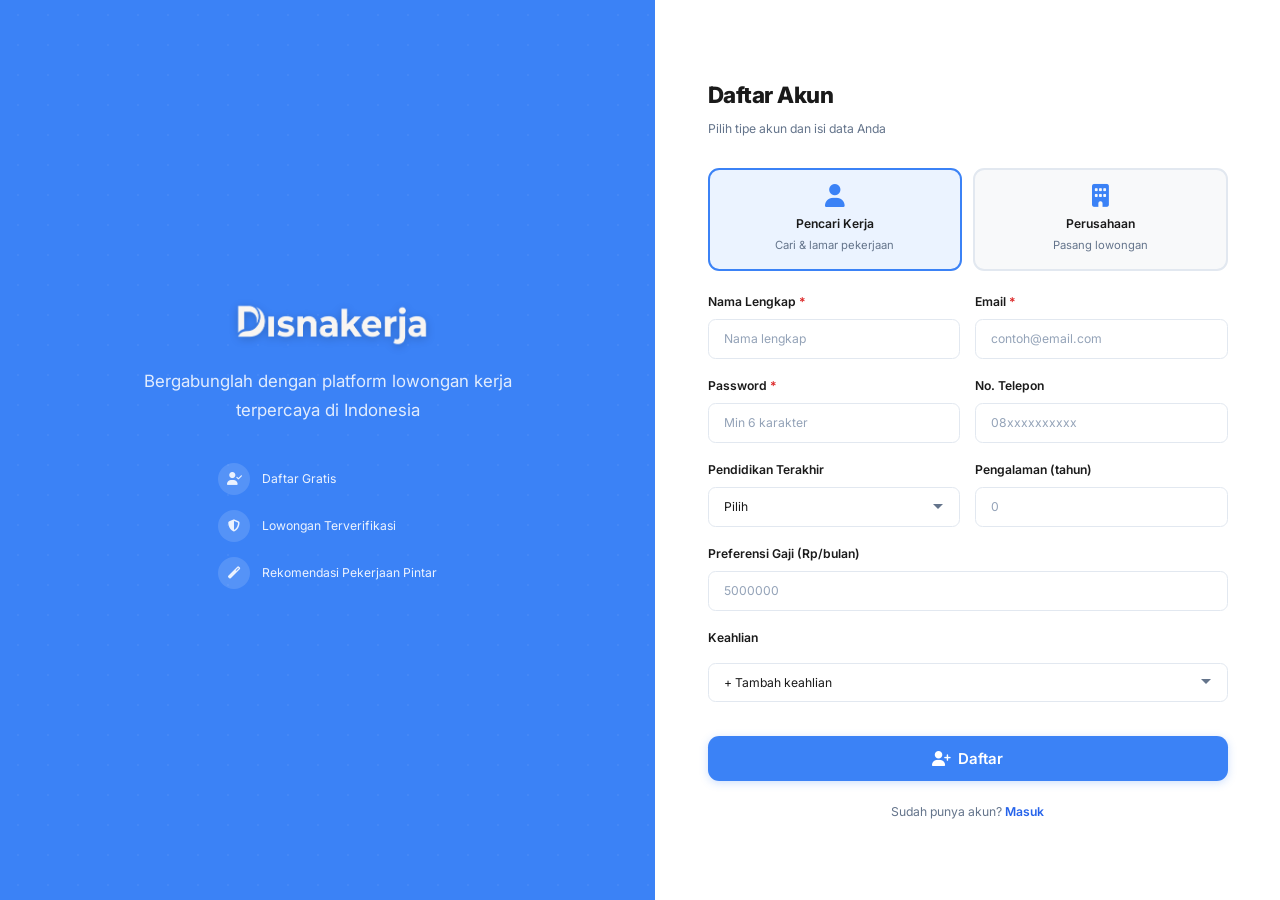
<file: pages/register.html>
<!DOCTYPE html>
<html lang="id">
<head>
  <meta charset="UTF-8">
  <meta name="viewport" content="width=device-width, initial-scale=1.0">
  <link rel="icon" type="image/svg+xml" href="/assets/favicon.svg">
  <title>Daftar - Disnaker</title>
  <link rel="stylesheet" href="/css/variables.css">
  <link rel="stylesheet" href="/css/main.css">
  <link rel="stylesheet" href="/css/components.css">
  <link rel="stylesheet" href="/css/pages.css">
  <link rel="stylesheet" href="https://cdnjs.cloudflare.com/ajax/libs/font-awesome/6.5.0/css/all.min.css">
</head>
<body>
  <div class="auth-wrapper">
    <div class="auth-left">
      <div class="auth-brand">
        <img src="/assets/logo2.png" alt="Disnakerja" class="auth-brand-logo">
        <p>Bergabunglah dengan platform lowongan kerja terpercaya di Indonesia</p>
      </div>
      <div class="auth-features">
        <div class="auth-feature"><i class="fas fa-user-check"></i><span>Daftar Gratis</span></div>
        <div class="auth-feature"><i class="fas fa-shield-alt"></i><span>Lowongan Terverifikasi</span></div>
        <div class="auth-feature"><i class="fas fa-magic"></i><span>Rekomendasi Pekerjaan Pintar</span></div>
      </div>
    </div>

    <div class="auth-right">
      <div class="auth-form-container" style="max-width:520px">
        <h2>Daftar Akun</h2>
        <p class="auth-subtitle">Pilih tipe akun dan isi data Anda</p>

        <div class="role-selector">
          <div class="role-option active" onclick="selectRole('user', this)">
            <i class="fas fa-user"></i>
            <div class="role-name">Pencari Kerja</div>
            <div class="role-desc">Cari & lamar pekerjaan</div>
          </div>
          <div class="role-option" onclick="selectRole('company', this)">
            <i class="fas fa-building"></i>
            <div class="role-name">Perusahaan</div>
            <div class="role-desc">Pasang lowongan</div>
          </div>
        </div>

        <form id="register-form" onsubmit="handleRegister(event)">
          <input type="hidden" id="reg-role" value="user">

          <div class="form-row">
            <div class="form-group">
              <label class="form-label">Nama Lengkap <span class="required">*</span></label>
              <input type="text" id="reg-name" class="form-control" placeholder="Nama lengkap" required>
            </div>
            <div class="form-group">
              <label class="form-label">Email <span class="required">*</span></label>
              <input type="email" id="reg-email" class="form-control" placeholder="contoh@email.com" required>
            </div>
          </div>
          <div class="form-row">
            <div class="form-group">
              <label class="form-label">Password <span class="required">*</span></label>
              <input type="password" id="reg-password" class="form-control" placeholder="Min 6 karakter" required minlength="6">
            </div>
            <div class="form-group">
              <label class="form-label">No. Telepon</label>
              <input type="tel" id="reg-phone" class="form-control" placeholder="08xxxxxxxxxx">
            </div>
          </div>

          <!-- Company-specific fields -->
          <div id="company-fields" style="display:none;">
            <div class="form-group">
              <label class="form-label">Nama Perusahaan <span class="required">*</span></label>
              <input type="text" id="reg-company-name" class="form-control" placeholder="PT / CV / ...">
            </div>
            <div class="form-row">
              <div class="form-group">
                <label class="form-label">Industri</label>
                <select class="form-control" id="reg-company-industry">
                  <option value="">Pilih industri</option>
                </select>
              </div>
              <div class="form-group">
                <label class="form-label">Alamat</label>
                <input type="text" id="reg-company-address" class="form-control" placeholder="Alamat perusahaan">
              </div>
            </div>
          </div>

          <!-- User-specific fields -->
          <div id="user-fields">
            <div class="form-row">
              <div class="form-group">
                <label class="form-label">Pendidikan Terakhir</label>
                <select class="form-control" id="reg-education">
                  <option value="">Pilih</option>
                  <option value="SMA/SMK">SMA/SMK</option>
                  <option value="D3">D3</option>
                  <option value="S1">S1</option>
                  <option value="S2">S2</option>
                  <option value="S3">S3</option>
                </select>
              </div>
              <div class="form-group">
                <label class="form-label">Pengalaman (tahun)</label>
                <input type="number" id="reg-experience" class="form-control" placeholder="0" min="0" max="50">
              </div>
            </div>
            <div class="form-group">
              <label class="form-label">Preferensi Gaji (Rp/bulan)</label>
              <input type="number" id="reg-salary" class="form-control" placeholder="5000000" min="0" step="500000">
            </div>
            <div class="form-group">
              <label class="form-label">Keahlian</label>
              <div id="skills-container" style="display:flex;flex-wrap:wrap;gap:var(--space-2);margin-bottom:var(--space-2);"></div>
              <select class="form-control" id="reg-skills-select" onchange="addSkill(this.value)">
                <option value="">+ Tambah keahlian</option>
              </select>
            </div>
          </div>

          <button type="submit" class="btn btn-primary btn-lg btn-block" style="margin-top:var(--space-4)">
            <i class="fas fa-user-plus"></i> Daftar
          </button>
        </form>

        <div class="auth-footer">
          Sudah punya akun? <a href="/pages/login.html">Masuk</a>
        </div>
      </div>
    </div>
  </div>

  <script src="/js/utils.js"></script>
  <script src="/data/seed.js"></script>
  <script src="/js/database.js"></script>
  <script src="/js/auth.js"></script>
  <script src="/js/settings.js"></script>
  <script src="/js/components.js"></script>
  <script src="/js/app.js"></script>
  <script>
    if (Auth.isLoggedIn()) window.location.href = '/index.html';

    let selectedSkills = [];

    // Populate selects
    const industrySelect = document.getElementById('reg-company-industry');
    Utils.categories.forEach(c => { industrySelect.innerHTML += `<option value="${c}">${c}</option>`; });
    const skillsSelect = document.getElementById('reg-skills-select');
    Utils.skills.forEach(s => { skillsSelect.innerHTML += `<option value="${s}">${s}</option>`; });

    function selectRole(role, el) {
      document.querySelectorAll('.role-option').forEach(o => o.classList.remove('active'));
      el.classList.add('active');
      document.getElementById('reg-role').value = role;
      document.getElementById('company-fields').style.display = role === 'company' ? 'block' : 'none';
      document.getElementById('user-fields').style.display = role === 'user' ? 'block' : 'none';
    }

    function addSkill(skill) {
      if (!skill || selectedSkills.includes(skill)) return;
      selectedSkills.push(skill);
      renderSkills();
      document.getElementById('reg-skills-select').value = '';
    }

    function removeSkill(skill) {
      selectedSkills = selectedSkills.filter(s => s !== skill);
      renderSkills();
    }

    function renderSkills() {
      document.getElementById('skills-container').innerHTML = selectedSkills.map(s =>
        `<span class="tag" style="cursor:pointer;" onclick="removeSkill('${s}')">${s} <i class="fas fa-times" style="margin-left:4px;font-size:0.6rem;"></i></span>`
      ).join('');
    }

    function handleRegister(e) {
      e.preventDefault();
      const role = document.getElementById('reg-role').value;
      const data = {
        name: document.getElementById('reg-name').value.trim(),
        email: document.getElementById('reg-email').value.trim(),
        password: document.getElementById('reg-password').value,
        phone: document.getElementById('reg-phone').value.trim(),
        role
      };
      if (role === 'company') {
        data.companyName = document.getElementById('reg-company-name').value.trim();
        data.companyIndustry = document.getElementById('reg-company-industry').value;
        data.companyAddress = document.getElementById('reg-company-address').value.trim();
        if (!data.companyName) { Components.showAlert('danger', 'Error', 'Nama perusahaan wajib diisi.'); return; }
      } else {
        data.education = document.getElementById('reg-education').value;
        data.experience = parseInt(document.getElementById('reg-experience').value) || 0;
        data.salaryPreference = parseInt(document.getElementById('reg-salary').value) || 0;
        data.skills = selectedSkills;
      }
      const result = Auth.register(data);
      if (result.success) {
        Components.showAlert('success', 'Berhasil', 'Akun berhasil dibuat! Silakan masuk.');
        setTimeout(() => { window.location.href = '/pages/login.html'; }, 1500);
      } else {
        Components.showAlert('danger', 'Gagal', result.message);
      }
    }
  </script>
</body>
</html>
</file>
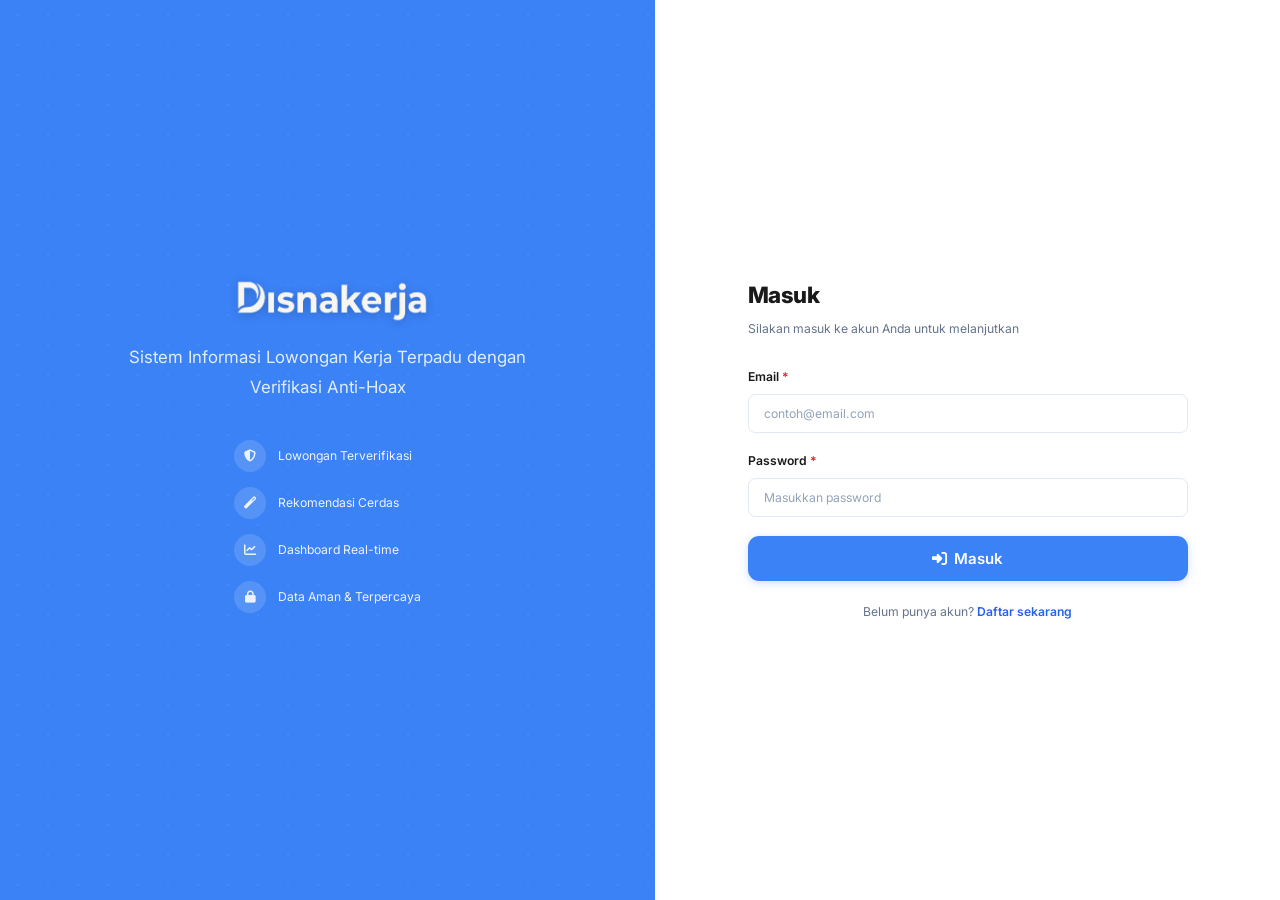
<file: pages/settings.html>
<!DOCTYPE html>
<html lang="id">
<head>
  <meta charset="UTF-8">
  <meta name="viewport" content="width=device-width, initial-scale=1.0">
  <link rel="icon" type="image/svg+xml" href="/assets/favicon.svg">
  <meta name="description" content="Pengaturan akun dan preferensi - Disnaker">
  <title>Pengaturan - Disnaker</title>
  <link rel="stylesheet" href="/css/variables.css">
  <link rel="stylesheet" href="/css/main.css">
  <link rel="stylesheet" href="/css/components.css">
  <link rel="stylesheet" href="/css/pages.css">
  <link rel="stylesheet" href="https://cdnjs.cloudflare.com/ajax/libs/font-awesome/6.5.0/css/all.min.css">
</head>
<body>
  <div id="app"></div>

  <script src="/js/utils.js"></script>
  <script src="/data/seed.js"></script>
  <script src="/js/database.js"></script>
  <script src="/js/auth.js"></script>
  <script src="/js/settings.js"></script>
  <script src="/js/components.js"></script>
  <script src="/js/app.js"></script>

  <script>
    document.addEventListener('DOMContentLoaded', () => {
      if (!Auth.requireAuth()) return;
      const user = Auth.getCurrentUser();
      const settings = Settings.getAll();

      const content = `
        <div class="page-header">
          <h1><i class="fas fa-cog" style="color:var(--primary-500);margin-right:var(--space-3)"></i> Pengaturan</h1>
          <p>Atur preferensi tampilan, notifikasi, dan keamanan akun Anda</p>
        </div>

        <div class="settings-layout">
          <!-- Sidebar Navigation -->
          <div class="settings-nav">
            <button class="settings-nav-btn active" onclick="switchTab('appearance', this)">
              <i class="fas fa-palette"></i> <span>Tampilan</span>
            </button>
            <button class="settings-nav-btn" onclick="switchTab('notifications', this)">
              <i class="fas fa-bell"></i> <span>Notifikasi</span>
            </button>
            <button class="settings-nav-btn" onclick="switchTab('security', this)">
              <i class="fas fa-shield-alt"></i> <span>Keamanan</span>
            </button>
            <button class="settings-nav-btn" onclick="switchTab('data', this)">
              <i class="fas fa-database"></i> <span>Data & Privasi</span>
            </button>
          </div>

          <!-- Settings Content -->
          <div class="settings-content">

            <!-- ═══ TAB: Appearance ═══ -->
            <div class="settings-tab active" id="tab-appearance">
              <div class="settings-section">
                <div class="settings-section-header">
                  <div>
                    <h2><i class="fas fa-palette"></i> Tampilan</h2>
                    <p>Sesuaikan tema dan ukuran tampilan</p>
                  </div>
                </div>

                <!-- Theme -->
                <div class="settings-item">
                  <div class="settings-item-info">
                    <div class="settings-item-icon theme-icon">
                      <i class="fas ${settings.theme === 'dark' ? 'fa-moon' : 'fa-sun'}"></i>
                    </div>
                    <div>
                      <h4>Tema</h4>
                      <p>Pilih tema terang atau gelap untuk tampilan</p>
                    </div>
                  </div>
                  <div class="theme-switcher" id="theme-switcher">
                    <button class="theme-option ${settings.theme === 'light' ? 'active' : ''}" onclick="setTheme('light')" title="Mode Terang">
                      <i class="fas fa-sun"></i>
                      <span>Terang</span>
                    </button>
                    <button class="theme-option ${settings.theme === 'dark' ? 'active' : ''}" onclick="setTheme('dark')" title="Mode Gelap">
                      <i class="fas fa-moon"></i>
                      <span>Gelap</span>
                    </button>
                  </div>
                </div>

                <!-- Font Size -->
                <div class="settings-item">
                  <div class="settings-item-info">
                    <div class="settings-item-icon font-icon">
                      <i class="fas fa-text-height"></i>
                    </div>
                    <div>
                      <h4>Ukuran Font</h4>
                      <p>Sesuaikan ukuran teks untuk kenyamanan membaca</p>
                    </div>
                  </div>
                  <div class="font-size-selector" id="font-size-selector">
                    <button class="font-size-option ${settings.fontSize === 'small' ? 'active' : ''}" onclick="setFontSize('small')">
                      <span style="font-size:12px">A</span>
                      <span>Kecil</span>
                    </button>
                    <button class="font-size-option ${settings.fontSize === 'normal' ? 'active' : ''}" onclick="setFontSize('normal')">
                      <span style="font-size:15px">A</span>
                      <span>Normal</span>
                    </button>
                    <button class="font-size-option ${settings.fontSize === 'large' ? 'active' : ''}" onclick="setFontSize('large')">
                      <span style="font-size:19px">A</span>
                      <span>Besar</span>
                    </button>
                  </div>
                </div>

                <!-- Compact Sidebar -->
                <div class="settings-item">
                  <div class="settings-item-info">
                    <div class="settings-item-icon sidebar-icon">
                      <i class="fas fa-columns"></i>
                    </div>
                    <div>
                      <h4>Sidebar Compact</h4>
                      <p>Tampilkan sidebar dalam mode ringkas</p>
                    </div>
                  </div>
                  <label class="toggle-switch">
                    <input type="checkbox" id="toggle-sidebar-compact" ${settings.sidebarCompact ? 'checked' : ''} onchange="toggleSetting('sidebarCompact', this.checked)">
                    <span class="toggle-slider"></span>
                  </label>
                </div>
              </div>

              <!-- Preview -->
              <div class="settings-section">
                <div class="settings-section-header">
                  <div>
                    <h2><i class="fas fa-eye"></i> Pratinjau</h2>
                    <p>Lihat perubahan tampilan secara langsung</p>
                  </div>
                </div>
                <div class="settings-preview" id="settings-preview">
                  <div class="preview-card">
                    <div class="preview-header">
                      <div class="preview-avatar"><i class="fas fa-briefcase"></i></div>
                      <div>
                        <div class="preview-title">Software Engineer</div>
                        <div class="preview-subtitle">PT Teknologi Nusantara</div>
                      </div>
                    </div>
                    <div class="preview-body">
                      <p>Contoh tampilan kartu lowongan kerja dengan pengaturan saat ini.</p>
                      <div class="preview-tags">
                        <span class="tag">JavaScript</span>
                        <span class="tag">React</span>
                        <span class="tag">Node.js</span>
                      </div>
                    </div>
                    <div class="preview-footer">
                      <span class="preview-salary">Rp 8.000.000 - Rp 15.000.000</span>
                      <span class="preview-date">2 hari lalu</span>
                    </div>
                  </div>
                </div>
              </div>
            </div>

            <!-- ═══ TAB: Notifications ═══ -->
            <div class="settings-tab" id="tab-notifications">
              <div class="settings-section">
                <div class="settings-section-header">
                  <div>
                    <h2><i class="fas fa-bell"></i> Preferensi Notifikasi</h2>
                    <p>Kelola jenis notifikasi yang ingin Anda terima</p>
                  </div>
                </div>

                <div class="settings-item">
                  <div class="settings-item-info">
                    <div class="settings-item-icon notif-icon" style="background:var(--primary-50);color:var(--primary-600)">
                      <i class="fas fa-briefcase"></i>
                    </div>
                    <div>
                      <h4>Lowongan Baru</h4>
                      <p>Dapatkan notifikasi saat ada lowongan baru yang sesuai profil Anda</p>
                    </div>
                  </div>
                  <label class="toggle-switch">
                    <input type="checkbox" ${settings.notifJobNew ? 'checked' : ''} onchange="toggleSetting('notifJobNew', this.checked)">
                    <span class="toggle-slider"></span>
                  </label>
                </div>

                <div class="settings-item">
                  <div class="settings-item-info">
                    <div class="settings-item-icon notif-icon" style="background:var(--accent-50);color:var(--accent-700)">
                      <i class="fas fa-check-circle"></i>
                    </div>
                    <div>
                      <h4>Status Lowongan</h4>
                      <p>Notifikasi perubahan status verifikasi lowongan kerja</p>
                    </div>
                  </div>
                  <label class="toggle-switch">
                    <input type="checkbox" ${settings.notifJobStatus ? 'checked' : ''} onchange="toggleSetting('notifJobStatus', this.checked)">
                    <span class="toggle-slider"></span>
                  </label>
                </div>

                <div class="settings-item">
                  <div class="settings-item-info">
                    <div class="settings-item-icon notif-icon" style="background:var(--warning-light);color:var(--warning-dark)">
                      <i class="fas fa-file-alt"></i>
                    </div>
                    <div>
                      <h4>Lamaran</h4>
                      <p>Notifikasi update status lamaran kerja Anda</p>
                    </div>
                  </div>
                  <label class="toggle-switch">
                    <input type="checkbox" ${settings.notifApplication ? 'checked' : ''} onchange="toggleSetting('notifApplication', this.checked)">
                    <span class="toggle-slider"></span>
                  </label>
                </div>

                <div class="settings-item">
                  <div class="settings-item-info">
                    <div class="settings-item-icon notif-icon" style="background:var(--info-light);color:var(--info-dark)">
                      <i class="fas fa-envelope"></i>
                    </div>
                    <div>
                      <h4>Notifikasi Email</h4>
                      <p>Kirim salinan notifikasi ke email terdaftar</p>
                    </div>
                  </div>
                  <label class="toggle-switch">
                    <input type="checkbox" ${settings.notifEmail ? 'checked' : ''} onchange="toggleSetting('notifEmail', this.checked)">
                    <span class="toggle-slider"></span>
                  </label>
                </div>
              </div>
            </div>

            <!-- ═══ TAB: Security ═══ -->
            <div class="settings-tab" id="tab-security">
              <div class="settings-section">
                <div class="settings-section-header">
                  <div>
                    <h2><i class="fas fa-lock"></i> Ganti Password</h2>
                    <p>Perbarui kata sandi untuk menjaga keamanan akun</p>
                  </div>
                </div>

                <form id="password-form" onsubmit="handleChangePassword(event)">
                  <div class="form-group">
                    <label class="form-label">Password Saat Ini <span class="required">*</span></label>
                    <div class="input-icon-wrapper">
                      <i class="fas fa-lock input-icon-left"></i>
                      <input type="password" id="pw-current" class="form-control form-control-icon" placeholder="Masukkan password saat ini" required>
                      <button type="button" class="input-icon-right" onclick="togglePwVisibility('pw-current', this)"><i class="fas fa-eye"></i></button>
                    </div>
                  </div>
                  <div class="form-group">
                    <label class="form-label">Password Baru <span class="required">*</span></label>
                    <div class="input-icon-wrapper">
                      <i class="fas fa-key input-icon-left"></i>
                      <input type="password" id="pw-new" class="form-control form-control-icon" placeholder="Minimal 6 karakter" required minlength="6" oninput="checkPwStrength(this.value)">
                      <button type="button" class="input-icon-right" onclick="togglePwVisibility('pw-new', this)"><i class="fas fa-eye"></i></button>
                    </div>
                    <div class="pw-strength" id="pw-strength">
                      <div class="pw-strength-bar"><div class="pw-strength-fill" id="pw-strength-fill"></div></div>
                      <span class="pw-strength-text" id="pw-strength-text"></span>
                    </div>
                  </div>
                  <div class="form-group">
                    <label class="form-label">Konfirmasi Password Baru <span class="required">*</span></label>
                    <div class="input-icon-wrapper">
                      <i class="fas fa-check-double input-icon-left"></i>
                      <input type="password" id="pw-confirm" class="form-control form-control-icon" placeholder="Ulangi password baru" required minlength="6">
                      <button type="button" class="input-icon-right" onclick="togglePwVisibility('pw-confirm', this)"><i class="fas fa-eye"></i></button>
                    </div>
                  </div>
                  <button type="submit" class="btn btn-primary" id="btn-change-pw">
                    <i class="fas fa-save"></i> Simpan Password Baru
                  </button>
                </form>
              </div>

              <div class="settings-section">
                <div class="settings-section-header">
                  <div>
                    <h2><i class="fas fa-info-circle"></i> Informasi Sesi</h2>
                    <p>Detail sesi login Anda saat ini</p>
                  </div>
                </div>
                <div class="session-info">
                  <div class="session-item">
                    <i class="fas fa-user"></i>
                    <div><strong>Nama</strong><span>${Utils.escapeHtml(user.name)}</span></div>
                  </div>
                  <div class="session-item">
                    <i class="fas fa-envelope"></i>
                    <div><strong>Email</strong><span>${Utils.escapeHtml(user.email)}</span></div>
                  </div>
                  <div class="session-item">
                    <i class="fas fa-user-tag"></i>
                    <div><strong>Role</strong><span class="badge badge-primary" style="text-transform:capitalize">${user.role}</span></div>
                  </div>
                  <div class="session-item">
                    <i class="fas fa-clock"></i>
                    <div><strong>Bergabung Sejak</strong><span>${Utils.formatDate(user.createdAt)}</span></div>
                  </div>
                </div>
              </div>
            </div>

            <!-- ═══ TAB: Data & Privacy ═══ -->
            <div class="settings-tab" id="tab-data">
              <div class="settings-section">
                <div class="settings-section-header">
                  <div>
                    <h2><i class="fas fa-download"></i> Ekspor Data</h2>
                    <p>Unduh salinan data akun Anda</p>
                  </div>
                </div>
                <div class="settings-item" style="border-bottom:none">
                  <div class="settings-item-info">
                    <div class="settings-item-icon" style="background:var(--primary-50);color:var(--primary-600)">
                      <i class="fas fa-file-export"></i>
                    </div>
                    <div>
                      <h4>Unduh Data Pribadi</h4>
                      <p>Ekspor profil, lamaran, dan notifikasi dalam format JSON</p>
                    </div>
                  </div>
                  <button class="btn btn-outline" onclick="Settings.exportUserData('${user.id}'); Components.showAlert('success','Ekspor Data','File berhasil diunduh.');">
                    <i class="fas fa-download"></i> Unduh
                  </button>
                </div>
              </div>

              <div class="settings-section">
                <div class="settings-section-header">
                  <div>
                    <h2><i class="fas fa-redo"></i> Reset Pengaturan</h2>
                    <p>Kembalikan semua pengaturan ke default</p>
                  </div>
                </div>
                <div class="settings-item" style="border-bottom:none">
                  <div class="settings-item-info">
                    <div class="settings-item-icon" style="background:var(--warning-light);color:var(--warning-dark)">
                      <i class="fas fa-undo"></i>
                    </div>
                    <div>
                      <h4>Reset ke Default</h4>
                      <p>Kembalikan tema, ukuran font, dan preferensi notifikasi ke pengaturan awal</p>
                    </div>
                  </div>
                  <button class="btn btn-outline" onclick="handleReset()">
                    <i class="fas fa-redo"></i> Reset
                  </button>
                </div>
              </div>

              <div class="settings-section settings-danger-zone">
                <div class="settings-section-header">
                  <div>
                    <h2><i class="fas fa-exclamation-triangle"></i> Zona Berbahaya</h2>
                    <p>Tindakan ini tidak dapat dibatalkan</p>
                  </div>
                </div>
                <div class="settings-item" style="border-bottom:none">
                  <div class="settings-item-info">
                    <div class="settings-item-icon" style="background:var(--danger-light);color:var(--danger-dark)">
                      <i class="fas fa-trash-alt"></i>
                    </div>
                    <div>
                      <h4>Hapus Akun</h4>
                      <p>Hapus akun secara permanen beserta semua data Anda</p>
                    </div>
                  </div>
                  <button class="btn btn-danger" onclick="handleDeleteAccount()">
                    <i class="fas fa-trash"></i> Hapus Akun
                  </button>
                </div>
              </div>
            </div>

          </div>
        </div>
      `;

      Components.renderLayout('settings', 'Pengaturan', content);
    });

    // ── Tab Switching ─────────────────────────
    function switchTab(tabName, btnEl) {
      document.querySelectorAll('.settings-tab').forEach(t => t.classList.remove('active'));
      document.querySelectorAll('.settings-nav-btn').forEach(b => b.classList.remove('active'));
      document.getElementById('tab-' + tabName).classList.add('active');
      btnEl.classList.add('active');
    }

    // ── Theme ─────────────────────────────────
    function setTheme(theme) {
      Settings.save({ theme });
      Settings.applyTheme(theme);
      document.querySelectorAll('.theme-option').forEach(o => o.classList.remove('active'));
      event.currentTarget.classList.add('active');
      // Update icon
      const iconEl = document.querySelector('.theme-icon i');
      if (iconEl) iconEl.className = 'fas ' + (theme === 'dark' ? 'fa-moon' : 'fa-sun');
      Components.showAlert('success', 'Tema Diubah', theme === 'dark' ? 'Mode gelap diaktifkan' : 'Mode terang diaktifkan');
    }

    // ── Font Size ─────────────────────────────
    function setFontSize(size) {
      Settings.save({ fontSize: size });
      Settings.applyFontSize(size);
      document.querySelectorAll('.font-size-option').forEach(o => o.classList.remove('active'));
      event.currentTarget.classList.add('active');
      Components.showAlert('success', 'Font Diubah', `Ukuran font diatur ke "${size}"`);
    }

    // ── Toggle Setting ────────────────────────
    function toggleSetting(key, value) {
      Settings.save({ [key]: value });
      Components.showAlert('info', 'Pengaturan Disimpan', `Preferensi berhasil diperbarui`);
    }

    // ── Password ──────────────────────────────
    function togglePwVisibility(inputId, btn) {
      const input = document.getElementById(inputId);
      const icon = btn.querySelector('i');
      if (input.type === 'password') {
        input.type = 'text';
        icon.className = 'fas fa-eye-slash';
      } else {
        input.type = 'password';
        icon.className = 'fas fa-eye';
      }
    }

    function checkPwStrength(pw) {
      let score = 0;
      if (pw.length >= 6) score++;
      if (pw.length >= 10) score++;
      if (/[A-Z]/.test(pw)) score++;
      if (/[0-9]/.test(pw)) score++;
      if (/[^a-zA-Z0-9]/.test(pw)) score++;

      const fill = document.getElementById('pw-strength-fill');
      const text = document.getElementById('pw-strength-text');
      const levels = [
        { label: '', color: 'transparent', width: '0%' },
        { label: 'Sangat Lemah', color: 'var(--danger)', width: '20%' },
        { label: 'Lemah', color: '#ff6b35', width: '40%' },
        { label: 'Cukup', color: 'var(--warning)', width: '60%' },
        { label: 'Kuat', color: '#82c91e', width: '80%' },
        { label: 'Sangat Kuat', color: 'var(--success)', width: '100%' },
      ];
      const level = pw.length === 0 ? levels[0] : levels[Math.min(score, 5)];
      fill.style.width = level.width;
      fill.style.background = level.color;
      text.textContent = level.label;
      text.style.color = level.color;
    }

    function handleChangePassword(e) {
      e.preventDefault();
      const user = Auth.getCurrentUser();
      const current = document.getElementById('pw-current').value;
      const newPw = document.getElementById('pw-new').value;
      const confirm = document.getElementById('pw-confirm').value;

      if (newPw !== confirm) {
        Components.showAlert('danger', 'Error', 'Konfirmasi password tidak cocok.');
        return;
      }

      const result = Settings.changePassword(user.id, current, newPw);
      if (result.success) {
        Components.showAlert('success', 'Berhasil', result.message);
        document.getElementById('password-form').reset();
        document.getElementById('pw-strength-fill').style.width = '0%';
        document.getElementById('pw-strength-text').textContent = '';
      } else {
        Components.showAlert('danger', 'Gagal', result.message);
      }
    }

    // ── Reset ─────────────────────────────────
    function handleReset() {
      Components.showDialog({
        type: 'warning',
        title: 'Reset Pengaturan?',
        text: 'Semua pengaturan akan dikembalikan ke default. Tindakan ini tidak mempengaruhi data akun Anda.',
        confirmText: 'Ya, Reset',
        cancelText: 'Batal',
        onConfirm: () => {
          Settings.reset();
          Components.showAlert('success', 'Berhasil', 'Pengaturan telah direset ke default.');
          setTimeout(() => location.reload(), 800);
        }
      });
    }

    // ── Delete Account ────────────────────────
    function handleDeleteAccount() {
      const user = Auth.getCurrentUser();
      Components.showDialog({
        type: 'danger',
        title: 'Hapus Akun?',
        text: `Anda yakin ingin menghapus akun "${Utils.escapeHtml(user.name)}"? Semua data termasuk lamaran dan notifikasi akan dihapus permanen.`,
        confirmText: 'Ya, Hapus',
        cancelText: 'Batal',
        onConfirm: () => {
          Settings.deleteAccount(user.id);
        }
      });
    }
  </script>
</body>
</html>
</file>
<file: css/variables.css>
/* ============================================
   DISNAKER WEB - Design Tokens
   Theme: "Clean Light" — Bright, airy & professional
   ============================================ */

@import url('https://fonts.googleapis.com/css2?family=Inter:wght@300;400;500;600;700;800&display=swap');

:root {
  /* ── Primary Palette (Bright Medium Blue) ── */
  --primary-50:  #EBF3FF;
  --primary-100: #D6E7FF;
  --primary-200: #ADC8FF;
  --primary-300: #84AAFF;
  --primary-400: #5B8DEF;
  --primary-500: #3B82F6;
  --primary-600: #2563EB;
  --primary-700: #1D4ED8;
  --primary-800: #1E40AF;
  --primary-900: #1E3A8A;

  /* ── Accent / Civic Orange ── */
  --accent-50:  #FFF7ED;
  --accent-100: #FFEDD5;
  --accent-200: #FED7AA;
  --accent-300: #FDBA74;
  --accent-400: #FB923C;
  --accent-500: #F97316;
  --accent-600: #EA580C;
  --accent-700: #C2410C;
  --accent-800: #9A3412;
  --accent-900: #7C2D12;

  /* ── Neutral / Gray ── */
  --gray-50:  #F8FAFC;
  --gray-100: #F1F5F9;
  --gray-200: #E2E8F0;
  --gray-300: #CBD5E1;
  --gray-400: #94A3B8;
  --gray-500: #64748B;
  --gray-600: #475569;
  --gray-700: #334155;
  --gray-800: #1E293B;
  --gray-900: #0F172A;

  /* ── Semantic Colors ── */
  --success-light: #DCFCE7;
  --success:       #16A34A;
  --success-dark:  #15803D;

  --warning-light: #FEF9C3;
  --warning:       #CA8A04;
  --warning-dark:  #A16207;

  --danger-light:  #FEE2E2;
  --danger:        #DC2626;
  --danger-dark:   #B91C1C;

  --info-light:    #DBEAFE;
  --info:          #2563EB;
  --info-dark:     #1D4ED8;

  /* ── Background (Clean White + Soft Gray) ── */
  --bg-body:       #FFFFFF;
  --bg-sidebar:    #FFFFFF;
  --bg-sidebar-hover: #F1F5F9;
  --bg-card:       #F8F9FA;
  --bg-input:      #FFFFFF;
  --bg-overlay:    rgba(15, 23, 42, 0.5);

  /* ── Text ── */
  --text-primary:   #1A1A1A;
  --text-secondary: #64748B;
  --text-muted:     #94A3B8;
  --text-inverse:   #FFFFFF;
  --text-link:      var(--primary-600);

  /* ── Typography ── */
  --font-heading: 'Inter', -apple-system, BlinkMacSystemFont, 'Segoe UI', sans-serif;
  --font-family: 'Inter', -apple-system, BlinkMacSystemFont, 'Segoe UI', sans-serif;
  --font-size-xs:   0.75rem;
  --font-size-sm:   0.8125rem;
  --font-size-base: 0.9375rem;
  --font-size-md:   1rem;
  --font-size-lg:   1.125rem;
  --font-size-xl:   1.25rem;
  --font-size-2xl:  1.5rem;
  --font-size-3xl:  1.875rem;
  --font-size-4xl:  2.25rem;

  --font-weight-light:    300;
  --font-weight-regular:  400;
  --font-weight-medium:   500;
  --font-weight-semibold: 600;
  --font-weight-bold:     700;
  --font-weight-extrabold:800;

  --line-height-tight:  1.25;
  --line-height-normal: 1.5;
  --line-height-relaxed:1.75;

  /* ── Spacing (4px/8px grid) ── */
  --space-1:  0.25rem;   /* 4px */
  --space-2:  0.5rem;    /* 8px */
  --space-3:  0.75rem;   /* 12px */
  --space-4:  1rem;      /* 16px */
  --space-5:  1.25rem;   /* 20px */
  --space-6:  1.5rem;    /* 24px */
  --space-8:  2rem;      /* 32px */
  --space-10: 2.5rem;    /* 40px */
  --space-12: 3rem;      /* 48px */
  --space-16: 4rem;      /* 64px */

  /* ── Borders ── */
  --radius-sm:   0.375rem;
  --radius-md:   0.5rem;
  --radius-lg:   0.75rem;
  --radius-xl:   1rem;
  --radius-2xl:  1.5rem;
  --radius-full: 9999px;

  --border-color: #E2E8F0;

  /* ── Shadows (subtle, modern) ── */
  --shadow-xs:  0 1px 2px rgba(0,0,0,0.04);
  --shadow-sm:  0 1px 3px rgba(0,0,0,0.06), 0 1px 2px rgba(0,0,0,0.04);
  --shadow-md:  0 4px 8px rgba(0,0,0,0.06), 0 2px 4px rgba(0,0,0,0.04);
  --shadow-lg:  0 10px 24px rgba(0,0,0,0.08), 0 4px 8px rgba(0,0,0,0.04);
  --shadow-xl:  0 20px 40px rgba(0,0,0,0.10), 0 8px 16px rgba(0,0,0,0.04);
  --shadow-glow:0 0 24px rgba(59,130,246,0.15);
  --shadow-accent: 0 4px 14px rgba(249,115,22,0.2);
  --shadow-card: 0 2px 8px rgba(0,0,0,0.05), 0 1px 3px rgba(0,0,0,0.03);

  /* ── Transitions ── */
  --transition-fast:   150ms ease;
  --transition-normal: 250ms ease;
  --transition-slow:   400ms cubic-bezier(0.4, 0, 0.2, 1);

  /* ── Layout ── */
  --sidebar-width:     260px;
  --sidebar-collapsed: 72px;
  --navbar-height:     64px;
  --content-max-width: 1400px;

  /* ── Footer ── */
  --footer-bg: #0A2540;
  --footer-text: rgba(255, 255, 255, 0.75);
  --footer-heading: #FFFFFF;
  --footer-border: rgba(255, 255, 255, 0.12);
}

/* ── Dark Mode ── */
[data-theme="dark"] {
  --bg-body:       #0C0F1A;
  --bg-sidebar:    #080B14;
  --bg-sidebar-hover: #141830;
  --bg-card:       #141828;
  --bg-input:      #1A1F34;
  --bg-overlay:    rgba(0, 0, 0, 0.7);

  --text-primary:   #E0E4EE;
  --text-secondary: #8B90A0;
  --text-muted:     #5A5F70;
  --text-inverse:   #FFFFFF;
  --text-link:      var(--primary-400);

  --gray-50:  #1A1F34;
  --gray-100: #202540;
  --gray-200: #2A3050;
  --gray-300: #3A4060;
  --gray-400: #5A6080;
  --gray-500: #7A80A0;
  --gray-600: #9A9FB8;
  --gray-700: #B8BDD0;
  --gray-800: #D4D7E8;
  --gray-900: #E8EAED;

  --border-color: #252A40;
  --shadow-xs:  0 1px 2px rgba(0,0,0,0.3);
  --shadow-sm:  0 1px 3px rgba(0,0,0,0.4), 0 1px 2px rgba(0,0,0,0.3);
  --shadow-md:  0 4px 6px rgba(0,0,0,0.35), 0 2px 4px rgba(0,0,0,0.3);
  --shadow-lg:  0 10px 15px rgba(0,0,0,0.4), 0 4px 6px rgba(0,0,0,0.3);
  --shadow-xl:  0 20px 25px rgba(0,0,0,0.45), 0 10px 10px rgba(0,0,0,0.3);

  --primary-50:  #141C30;
  --primary-100: #1A2544;
  --primary-200: #223460;
  --success-light: #142820;
  --warning-light: #2A2418;
  --danger-light:  #2A1818;
  --info-light:    #142030;
  --accent-50: #2A1E14;
}
</file>
<file: css/main.css>
/* ============================================
   DISNAKER WEB - Main Stylesheet
   Theme: Clean Light
   ============================================ */
@import url('./variables.css');

/* ── Reset & Base ── */
*, *::before, *::after { margin: 0; padding: 0; box-sizing: border-box; }
html { scroll-behavior: smooth; -webkit-font-smoothing: antialiased; -moz-osx-font-smoothing: grayscale; }
body {
  font-family: var(--font-family);
  font-size: var(--font-size-base);
  font-weight: var(--font-weight-regular);
  line-height: var(--line-height-normal);
  color: var(--text-primary);
  background: var(--bg-body);
  min-height: 100vh;
  overflow-x: hidden;
}
h1, h2, h3, h4, h5, h6 {
  font-family: var(--font-heading);
  letter-spacing: -0.02em;
  font-weight: var(--font-weight-bold);
  color: var(--text-primary);
}
a { color: var(--text-link); text-decoration: none; transition: color var(--transition-fast); }
a:hover { color: var(--primary-700); }
img { max-width: 100%; display: block; }
button, input, select, textarea { font-family: inherit; font-size: inherit; }
ul, ol { list-style: none; }

/* ── Layout Shell ── */
.app-layout { display: flex; min-height: 100vh; overflow-x: hidden; }

/* ── Sidebar (Light Theme) ── */
.sidebar {
  width: var(--sidebar-width);
  background: var(--bg-sidebar);
  color: var(--text-primary);
  display: flex; flex-direction: column; position: fixed;
  top: 0; left: 0; bottom: 0; z-index: 100;
  transition: transform var(--transition-normal); overflow-y: auto;
  border-right: 1px solid var(--border-color);
}
.sidebar-brand {
  padding: var(--space-3) var(--space-5);
  display: flex; align-items: center; justify-content: center;
  border-bottom: 1px solid var(--border-color);
  margin-bottom: var(--space-2);
  height: var(--navbar-height);
  box-sizing: border-box;
}
.sidebar-brand .brand-logo-link {
  display: flex; align-items: center; text-decoration: none;
  transition: opacity var(--transition-fast);
}
.sidebar-brand .brand-logo-link:hover { opacity: 0.85; }
.sidebar-brand .brand-logo-img {
  max-width: 140px; height: 36px; width: auto;
  object-fit: contain;
}
.sidebar-nav { flex: 1; padding: var(--space-2) var(--space-3); }
.sidebar-section { margin-bottom: var(--space-4); }
.sidebar-section-title {
  font-size: var(--font-size-xs); font-weight: var(--font-weight-semibold);
  text-transform: uppercase; letter-spacing: 0.1em; color: var(--text-muted);
  padding: var(--space-2) var(--space-3); margin-bottom: var(--space-1);
  font-family: var(--font-family);
}
.sidebar-link {
  display: flex; align-items: center; gap: var(--space-3);
  padding: var(--space-3); border-radius: var(--radius-md);
  color: var(--text-secondary); font-size: var(--font-size-sm);
  font-weight: var(--font-weight-medium); transition: all var(--transition-fast);
  cursor: pointer; text-decoration: none; position: relative;
}
.sidebar-link:hover {
  background: var(--bg-sidebar-hover);
  color: var(--text-primary);
}
.sidebar-link.active {
  background: var(--primary-50);
  color: var(--primary-600);
  font-weight: var(--font-weight-semibold);
  box-shadow: inset 3px 0 0 var(--primary-500);
}
.sidebar-link i { width: 20px; text-align: center; font-size: var(--font-size-md); }
.sidebar-link.active i { color: var(--primary-500); }
.sidebar-link .badge {
  margin-left: auto; background: var(--primary-500); color: white;
  font-size: var(--font-size-xs); padding: 2px 8px;
  border-radius: var(--radius-full); font-weight: var(--font-weight-semibold);
}
.sidebar-footer {
  padding: var(--space-4);
  border-top: 1px solid var(--border-color);
}
.sidebar-user {
  display: flex; align-items: center; gap: var(--space-3);
  padding: var(--space-3); border-radius: var(--radius-md);
  transition: background var(--transition-fast);
}
.sidebar-user:hover { background: var(--bg-sidebar-hover); }
.sidebar-user .user-avatar {
  width: 36px; height: 36px; border-radius: var(--radius-full);
  background: linear-gradient(135deg, var(--primary-500), var(--primary-700));
  display: flex; align-items: center; justify-content: center;
  font-weight: var(--font-weight-bold); font-size: var(--font-size-sm);
  flex-shrink: 0; color: white;
}
.sidebar-user .user-info { flex: 1; min-width: 0; }
.sidebar-user .user-name {
  font-size: var(--font-size-sm); font-weight: var(--font-weight-semibold);
  white-space: nowrap; overflow: hidden; text-overflow: ellipsis;
  color: var(--text-primary);
}
.sidebar-user .user-role {
  font-size: var(--font-size-xs); color: var(--text-muted);
  text-transform: capitalize;
}

/* ── Main Content ── */
.main-content {
  flex: 1; margin-left: var(--sidebar-width);
  display: flex; flex-direction: column; min-height: 100vh;
  overflow-x: hidden; max-width: calc(100vw - var(--sidebar-width));
  background: var(--bg-body);
}

/* ── Navbar ── */
.navbar {
  height: var(--navbar-height);
  border-bottom: 1px solid var(--border-color);
  display: flex; align-items: center; justify-content: space-between;
  padding: 0 var(--space-8); position: sticky; top: 0; z-index: 50;
  box-shadow: var(--shadow-xs);
  backdrop-filter: blur(12px);
  background: rgba(255,255,255,0.95);
}
[data-theme="dark"] .navbar { background: rgba(20,24,40,0.92); }
.navbar-left { display: flex; align-items: center; gap: var(--space-4); }
.navbar-title { font-size: var(--font-size-lg); font-weight: var(--font-weight-bold); font-family: var(--font-heading); color: var(--text-primary); }
.navbar-right { display: flex; align-items: center; gap: var(--space-4); }
.navbar-search { position: relative; }
.navbar-search input {
  width: 280px; padding: var(--space-2) var(--space-4) var(--space-2) var(--space-10);
  border: 1px solid var(--border-color); border-radius: var(--radius-full);
  background: var(--gray-50); font-size: var(--font-size-sm);
  transition: all var(--transition-fast); outline: none;
}
.navbar-search input:focus { border-color: var(--primary-400); box-shadow: 0 0 0 3px rgba(59,130,246,0.1); background: white; }
.navbar-search i { position: absolute; left: var(--space-4); top: 50%; transform: translateY(-50%); color: var(--gray-400); font-size: var(--font-size-sm); }
.navbar-icon-btn {
  width: 40px; height: 40px; border-radius: var(--radius-full); border: none;
  background: transparent; color: var(--text-secondary); display: flex;
  align-items: center; justify-content: center; cursor: pointer;
  transition: all var(--transition-fast); position: relative; font-size: var(--font-size-md);
}
.navbar-icon-btn:hover { background: var(--gray-100); color: var(--primary-500); }
.navbar-icon-btn .notification-dot {
  position: absolute; top: 8px; right: 8px; width: 8px; height: 8px;
  background: var(--primary-500); border-radius: var(--radius-full); border: 2px solid white;
}
.menu-toggle {
  display: none; width: 40px; height: 40px; border-radius: var(--radius-md);
  border: none; background: transparent; color: var(--text-primary);
  font-size: var(--font-size-xl); cursor: pointer; align-items: center; justify-content: center;
}

/* ── Page Content ── */
.page-content {
  flex: 1; padding: var(--space-8); max-width: 1280px;
  width: 100%; margin: 0 auto; overflow-x: hidden; box-sizing: border-box;
}
.page-header { margin-bottom: var(--space-6); }
.page-header h1 {
  font-size: var(--font-size-2xl); font-weight: 800;
  letter-spacing: -0.03em; margin-bottom: var(--space-1);
  color: var(--text-primary);
}
.page-header p { color: var(--text-secondary); font-size: var(--font-size-sm); }

/* ── Global Footer ── */
.app-footer {
  background: #F8F9FA;
  color: var(--text-secondary);
  padding: var(--space-6) var(--space-8) var(--space-4);
  margin-left: var(--sidebar-width);
  width: calc(100% - var(--sidebar-width));
  border-top: 1px solid var(--border-color);
}
.footer-inner {
  max-width: 1280px;
  margin: 0 auto;
}
.footer-top {
  display: flex;
  align-items: center;
  justify-content: space-between;
  flex-wrap: wrap;
  gap: var(--space-4);
  padding-bottom: var(--space-6);
}
.footer-links {
  display: flex;
  align-items: center;
  gap: var(--space-6);
  flex-wrap: wrap;
}
.footer-links a {
  color: var(--text-secondary);
  font-size: var(--font-size-sm);
  font-weight: var(--font-weight-medium);
  text-decoration: none;
  transition: color var(--transition-fast);
  white-space: nowrap;
}
.footer-links a:hover {
  color: var(--primary-600);
}
.footer-socials {
  display: flex;
  align-items: center;
  gap: var(--space-3);
}
.footer-social-icon {
  width: 36px; height: 36px;
  border-radius: var(--radius-full);
  background: var(--gray-100);
  color: var(--text-secondary);
  display: flex; align-items: center; justify-content: center;
  font-size: var(--font-size-md);
  transition: all var(--transition-fast);
  text-decoration: none;
  border: 1px solid var(--border-color);
}
.footer-social-icon:hover {
  background: var(--primary-50);
  color: var(--primary-600);
  border-color: var(--primary-300);
  transform: translateY(-2px);
}
.footer-divider {
  border: none;
  height: 1px;
  background: var(--border-color);
  margin-bottom: var(--space-4);
}
.footer-bottom {
  text-align: center;
  font-size: var(--font-size-xs);
  color: var(--text-muted);
  letter-spacing: 0.02em;
}

/* Footer responsive */
@media (max-width: 1024px) {
  .app-footer {
    margin-left: 0;
    width: 100%;
  }
}
@media (max-width: 768px) {
  .app-footer {
    padding: var(--space-6) var(--space-4) var(--space-4);
  }
  .footer-top {
    flex-direction: column;
    align-items: flex-start;
    gap: var(--space-4);
  }
  .footer-links {
    gap: var(--space-4);
  }
}
</file>
<file: css/components.css>
/* ============================================
   DISNAKER WEB - Component Styles
   Theme: Clean Light
   ============================================ */

/* ── Cards ── */
.card {
  background: var(--bg-card); border-radius: var(--radius-xl);
  border: 1px solid var(--border-color); overflow: hidden;
  transition: all var(--transition-normal);
  box-shadow: var(--shadow-card);
}
.card:hover { box-shadow: var(--shadow-md); }
.card-body { padding: var(--space-6); }
.card-header {
  padding: var(--space-5) var(--space-6); border-bottom: 1px solid var(--border-color);
  display: flex; align-items: center; justify-content: space-between;
}
.card-header h3 { font-size: var(--font-size-md); font-weight: var(--font-weight-semibold); font-family: var(--font-heading); }
.card-footer { padding: var(--space-4) var(--space-6); border-top: 1px solid var(--border-color); background: var(--gray-50); }

/* ── Stat Cards ── */
.stats-grid { display: grid; grid-template-columns: repeat(auto-fit, minmax(min(150px, 100%), 1fr)); gap: var(--space-4); margin-bottom: var(--space-6); }
.stat-card {
  background: var(--bg-card); border-radius: var(--radius-xl); padding: var(--space-6);
  border: 1px solid var(--border-color); display: flex; align-items: flex-start;
  gap: var(--space-4); transition: all var(--transition-normal); position: relative; overflow: hidden;
  box-shadow: var(--shadow-card);
}
.stat-card::before { content: ''; position: absolute; top: 0; left: 0; right: 0; height: 3px; }
.stat-card:nth-child(1)::before { background: linear-gradient(90deg, var(--primary-500), var(--primary-600)); }
.stat-card:nth-child(2)::before { background: linear-gradient(90deg, var(--success), var(--success-dark)); }
.stat-card:nth-child(3)::before { background: linear-gradient(90deg, var(--warning), var(--warning-dark)); }
.stat-card:nth-child(4)::before { background: linear-gradient(90deg, var(--accent-500), var(--accent-600)); }
.stat-card:hover { transform: translateY(-2px); box-shadow: var(--shadow-lg); }
.stat-card .stat-icon {
  width: 48px; height: 48px; border-radius: var(--radius-lg);
  display: flex; align-items: center; justify-content: center;
  font-size: var(--font-size-xl); flex-shrink: 0;
}
.stat-card:nth-child(1) .stat-icon { background: var(--primary-50); color: var(--primary-600); }
.stat-card:nth-child(2) .stat-icon { background: var(--success-light); color: var(--success); }
.stat-card:nth-child(3) .stat-icon { background: var(--warning-light); color: var(--warning-dark); }
.stat-card:nth-child(4) .stat-icon { background: var(--accent-50); color: var(--accent-600); }
.stat-info h3 { font-size: var(--font-size-2xl); font-weight: var(--font-weight-bold); letter-spacing: -0.02em; font-family: var(--font-heading); color: var(--text-primary); }
.stat-info p { font-size: var(--font-size-sm); color: var(--text-secondary); margin-top: var(--space-1); }

/* ── Job Cards ── */
.jobs-grid { display: grid; grid-template-columns: repeat(auto-fill, minmax(min(300px, 100%), 1fr)); gap: var(--space-4); }
.job-card {
  background: var(--bg-card); border-radius: var(--radius-xl); border: 1px solid var(--border-color);
  padding: var(--space-6); transition: all var(--transition-slow); cursor: pointer;
  position: relative; display: flex; flex-direction: column;
  animation: cardReveal 0.5s ease both;
  animation-delay: calc(0.07s * var(--card-index, 0));
  border-left: 3px solid transparent;
  box-shadow: var(--shadow-card);
  min-height: 240px;
}
.job-card:hover {
  transform: translateY(-4px); box-shadow: var(--shadow-lg);
  border-left-color: var(--primary-500);
}
.job-card .job-header { display: flex; justify-content: space-between; align-items: flex-start; margin-bottom: var(--space-4); }
.job-card .job-company-logo {
  width: 48px; height: 48px; border-radius: var(--radius-lg);
  background: linear-gradient(135deg, var(--primary-50), var(--primary-100));
  display: flex; align-items: center; justify-content: center;
  font-size: var(--font-size-lg); font-weight: var(--font-weight-bold);
  color: var(--primary-600); flex-shrink: 0;
  font-family: var(--font-heading);
}
.job-card .job-title { font-size: var(--font-size-md); font-weight: var(--font-weight-bold); margin-bottom: var(--space-1); display: -webkit-box; -webkit-line-clamp: 2; line-clamp: 2; -webkit-box-orient: vertical; overflow: hidden; font-family: var(--font-heading); color: var(--text-primary); }
.job-card .job-company { font-size: var(--font-size-sm); color: var(--text-secondary); }
.job-card .job-meta { display: flex; flex-wrap: wrap; gap: var(--space-3); margin-bottom: var(--space-4); }
.job-card .job-meta-item { display: flex; align-items: center; gap: var(--space-1); font-size: var(--font-size-xs); color: var(--text-secondary); }
.job-card .job-meta-item i { color: var(--gray-400); width: 14px; }
.job-card .job-tags { display: flex; flex-wrap: wrap; gap: var(--space-2); margin-bottom: var(--space-4); }
.job-card .job-footer { display: flex; justify-content: space-between; align-items: center; margin-top: auto; padding-top: var(--space-4); border-top: 1px solid var(--border-color); }
.job-card .job-salary { font-size: var(--font-size-md); font-weight: var(--font-weight-bold); color: var(--primary-600); font-family: var(--font-heading); }
.job-card .job-date { font-size: var(--font-size-xs); color: var(--text-muted); }

/* ── Match Percentage Badge ── */
.match-badge {
  display: inline-flex; align-items: center; justify-content: center;
  width: 52px; height: 52px; border-radius: var(--radius-full);
  font-size: var(--font-size-sm); font-weight: var(--font-weight-bold);
  font-family: var(--font-family); position: relative; flex-shrink: 0;
}
.match-badge::before {
  content: ''; position: absolute; inset: 0; border-radius: var(--radius-full);
  border: 3px solid var(--border-color);
}
.match-badge.match-high { color: var(--success); }
.match-badge.match-high::before { border-color: var(--success); }
.match-badge.match-medium { color: var(--warning-dark); }
.match-badge.match-medium::before { border-color: var(--warning); }
.match-badge.match-low { color: var(--danger); }
.match-badge.match-low::before { border-color: var(--danger); }

.match-label {
  font-size: var(--font-size-xs); font-weight: var(--font-weight-semibold);
  padding: 2px 8px; border-radius: var(--radius-full); white-space: nowrap;
}
.match-label.match-high { background: var(--success-light); color: var(--success-dark); }
.match-label.match-medium { background: var(--warning-light); color: var(--warning-dark); }
.match-label.match-low { background: var(--danger-light); color: var(--danger-dark); }

/* ── Badges / Tags ── */
.badge { display: inline-flex; align-items: center; padding: var(--space-1) var(--space-3); border-radius: var(--radius-full); font-size: var(--font-size-xs); font-weight: var(--font-weight-semibold); white-space: nowrap; }
.badge-primary { background: var(--primary-50); color: var(--primary-600); }
.badge-success { background: var(--success-light); color: var(--success-dark); }
.badge-warning { background: var(--warning-light); color: var(--warning-dark); }
.badge-danger { background: var(--danger-light); color: var(--danger-dark); }
.badge-info { background: var(--info-light); color: var(--info-dark); }
.badge-neutral { background: var(--gray-100); color: var(--gray-600); }
.tag {
  display: inline-flex; align-items: center; padding: var(--space-1) var(--space-2);
  border-radius: var(--radius-sm); font-size: var(--font-size-xs);
  font-weight: var(--font-weight-medium); background: var(--gray-100);
  color: var(--gray-600); transition: all var(--transition-fast);
}
.tag:hover { background: var(--primary-50); color: var(--primary-600); }

/* ── Buttons ── */
.btn {
  display: inline-flex; align-items: center; justify-content: center; gap: var(--space-2);
  padding: var(--space-3) var(--space-5); border-radius: var(--radius-md);
  font-weight: var(--font-weight-semibold); font-size: var(--font-size-sm);
  border: none; cursor: pointer; transition: all var(--transition-fast);
  text-decoration: none; white-space: nowrap; line-height: 1;
}
.btn:active { transform: scale(0.97); }
.btn-primary {
  background: var(--primary-500); color: white;
  box-shadow: 0 2px 8px rgba(59,130,246,0.25);
}
.btn-primary:hover {
  background: var(--primary-600);
  box-shadow: 0 4px 14px rgba(59,130,246,0.35);
  color: white; transform: translateY(-1px);
}
.btn-accent { background: var(--accent-500); color: white; box-shadow: var(--shadow-accent); }
.btn-accent:hover { background: var(--accent-600); box-shadow: 0 6px 18px rgba(249,115,22,0.3); color: white; transform: translateY(-1px); }
.btn-success { background: var(--success); color: white; box-shadow: 0 2px 8px rgba(22,163,74,0.25); }
.btn-success:hover { background: var(--success-dark); box-shadow: 0 4px 12px rgba(22,163,74,0.35); color: white; transform: translateY(-1px); }
.btn-danger { background: var(--danger); color: white; box-shadow: 0 2px 8px rgba(220,38,38,0.25); }
.btn-danger:hover { background: var(--danger-dark); box-shadow: 0 4px 12px rgba(220,38,38,0.35); color: white; transform: translateY(-1px); }
.btn-outline { background: transparent; border: 1.5px solid var(--border-color); color: var(--text-primary); }
.btn-outline:hover { border-color: var(--primary-400); color: var(--primary-600); background: var(--primary-50); }
.btn-ghost { background: transparent; color: var(--text-secondary); padding: var(--space-2) var(--space-3); }
.btn-ghost:hover { background: var(--gray-100); color: var(--text-primary); }
.btn-sm { padding: var(--space-2) var(--space-3); font-size: var(--font-size-xs); }
.btn-lg { padding: var(--space-4) var(--space-8); font-size: var(--font-size-md); border-radius: var(--radius-lg); }
.btn-icon { width: 36px; height: 36px; padding: 0; border-radius: var(--radius-md); }
.btn-block { width: 100%; }

/* ── Forms ── */
.form-group { margin-bottom: var(--space-5); }
.form-label { display: block; font-size: var(--font-size-sm); font-weight: var(--font-weight-semibold); color: var(--text-primary); margin-bottom: var(--space-2); }
.form-label .required { color: var(--danger); }
.form-control {
  width: 100%; padding: var(--space-3) var(--space-4); border: 1.5px solid var(--border-color);
  border-radius: var(--radius-md); font-size: var(--font-size-sm); background: var(--bg-input);
  color: var(--text-primary); transition: all var(--transition-fast); outline: none;
}
.form-control:focus { border-color: var(--primary-500); box-shadow: 0 0 0 3px rgba(59,130,246,0.1); }
.form-control::placeholder { color: var(--text-muted); }
.form-control.error { border-color: var(--danger); }
.form-text { font-size: var(--font-size-xs); color: var(--text-secondary); margin-top: var(--space-1); }
.form-error { font-size: var(--font-size-xs); color: var(--danger); margin-top: var(--space-1); }
select.form-control {
  appearance: none;
  background-image: url("data:image/svg+xml,%3Csvg xmlns='http://www.w3.org/2000/svg' width='12' height='12' viewBox='0 0 12 12'%3E%3Cpath fill='%2364748B' d='M6 8L1 3h10z'/%3E%3C/svg%3E");
  background-repeat: no-repeat; background-position: right var(--space-4) center; padding-right: var(--space-10);
}
.form-row { display: grid; grid-template-columns: repeat(auto-fit, minmax(200px, 1fr)); gap: var(--space-4); }
textarea.form-control { min-height: 120px; resize: vertical; }
.form-check { display: flex; align-items: center; gap: var(--space-2); cursor: pointer; }
.form-check input[type="checkbox"], .form-check input[type="radio"] { width: 18px; height: 18px; accent-color: var(--primary-500); cursor: pointer; }

/* ── Tables ── */
.table-container {
  overflow-x: auto; border-radius: var(--radius-xl);
  border: 1px solid var(--border-color); background: var(--bg-card);
  box-shadow: var(--shadow-card);
}
.table { width: 100%; border-collapse: collapse; }
.table th { text-align: left; padding: var(--space-4) var(--space-5); font-size: var(--font-size-xs); font-weight: var(--font-weight-semibold); text-transform: uppercase; letter-spacing: 0.05em; color: var(--text-secondary); background: var(--gray-50); border-bottom: 1px solid var(--border-color); white-space: nowrap; }
.table td { padding: var(--space-4) var(--space-5); border-bottom: 1px solid var(--border-color); font-size: var(--font-size-sm); vertical-align: middle; }
.table tbody tr { transition: background var(--transition-fast); }
.table tbody tr:hover { background: var(--gray-50); }
.table tbody tr:last-child td { border-bottom: none; }

/* ── Profile Completeness ── */
.profile-completeness {
  background: var(--bg-card); border-radius: var(--radius-xl); border: 1px solid var(--border-color);
  padding: var(--space-5) var(--space-6); margin-bottom: var(--space-6);
  box-shadow: var(--shadow-card);
}
.profile-completeness h4 { font-family: var(--font-heading); font-size: var(--font-size-md); margin-bottom: var(--space-3); }
.completeness-bar {
  height: 10px; background: var(--gray-200); border-radius: var(--radius-full);
  overflow: hidden; margin-bottom: var(--space-2);
}
.completeness-fill {
  height: 100%; border-radius: var(--radius-full);
  background: linear-gradient(90deg, var(--primary-500), var(--success));
  transition: width 1s cubic-bezier(0.4,0,0.2,1);
}
.completeness-text { font-size: var(--font-size-xs); color: var(--text-secondary); }
.completeness-items { display: flex; flex-wrap: wrap; gap: var(--space-2); margin-top: var(--space-3); }
.completeness-item {
  display: flex; align-items: center; gap: var(--space-1);
  font-size: var(--font-size-xs); color: var(--text-secondary);
}
.completeness-item.completed { color: var(--success); }
.completeness-item.missing { color: var(--text-muted); }

/* ── Criteria Weight Card ── */
.criteria-card {
  background: var(--bg-card); border-radius: var(--radius-xl); border: 1px solid var(--border-color);
  padding: var(--space-6); margin-bottom: var(--space-6);
  box-shadow: var(--shadow-card);
}
.criteria-card h4 { font-family: var(--font-heading); font-size: var(--font-size-md); margin-bottom: var(--space-4); display: flex; align-items: center; gap: var(--space-2); }
.criteria-item {
  display: flex; align-items: center; gap: var(--space-3); padding: var(--space-2) 0;
}
.criteria-dot { width: 12px; height: 12px; border-radius: var(--radius-full); flex-shrink: 0; }
.criteria-name { flex: 1; font-size: var(--font-size-sm); }
.criteria-weight { font-size: var(--font-size-sm); font-weight: var(--font-weight-bold); color: var(--primary-600); }
.criteria-type {
  font-size: var(--font-size-xs); padding: 1px 6px; border-radius: var(--radius-sm);
}
.criteria-type.benefit { background: var(--success-light); color: var(--success-dark); }
.criteria-type.cost { background: var(--danger-light); color: var(--danger-dark); }

/* ── Comparison Table ── */
.comparison-grid {
  display: grid; gap: var(--space-4); overflow-x: auto;
}
.comparison-header {
  font-family: var(--font-heading); font-weight: var(--font-weight-bold);
  font-size: var(--font-size-md); text-align: center; padding: var(--space-4);
  background: var(--primary-50); border-radius: var(--radius-lg);
}
.comparison-cell {
  text-align: center; padding: var(--space-3); font-size: var(--font-size-sm);
  border-bottom: 1px solid var(--border-color);
}
.comparison-cell.best { background: var(--success-light); font-weight: var(--font-weight-bold); }

/* ── Checkbox for Comparison Selection ── */
.job-card-select {
  position: absolute; top: var(--space-3); right: var(--space-3); z-index: 2;
}
.job-card-select input[type="checkbox"] {
  width: 20px; height: 20px; accent-color: var(--primary-500); cursor: pointer;
}

/* ── Floating Compare Button ── */
.compare-float {
  position: fixed; bottom: var(--space-8); right: var(--space-8); z-index: 200;
  animation: slideUp 0.3s ease;
}

/* ── Skeleton Loading ── */
@keyframes skeletonPulse {
  0%, 100% { opacity: 1; }
  50% { opacity: 0.4; }
}
.skeleton {
  background: var(--gray-200);
  border-radius: var(--radius-lg);
  animation: skeletonPulse 1.5s ease-in-out infinite;
  position: relative;
  overflow: hidden;
}
.skeleton::after {
  content: '';
  position: absolute;
  inset: 0;
  background: linear-gradient(90deg, transparent 0%, rgba(255,255,255,0.5) 50%, transparent 100%);
  animation: skeletonShimmer 2s infinite;
}
@keyframes skeletonShimmer {
  0% { transform: translateX(-100%); }
  100% { transform: translateX(100%); }
}
.skeleton-stat-card {
  background: var(--bg-card);
  border-radius: var(--radius-xl);
  padding: var(--space-6);
  border: 1px solid var(--border-color);
  display: flex;
  align-items: flex-start;
  gap: var(--space-4);
  position: relative;
  overflow: hidden;
}
.skeleton-stat-card::before {
  content: '';
  position: absolute;
  top: 0; left: 0; right: 0;
  height: 3px;
  background: var(--gray-200);
}
.skeleton-icon {
  width: 48px; height: 48px;
  border-radius: var(--radius-lg);
  background: var(--gray-200);
  animation: skeletonPulse 1.5s ease-in-out infinite;
  flex-shrink: 0;
}
.skeleton-text {
  background: var(--gray-200);
  border-radius: var(--radius-sm);
  animation: skeletonPulse 1.5s ease-in-out infinite;
}
.skeleton-text-lg { height: 28px; width: 60px; margin-bottom: var(--space-1); }
.skeleton-text-sm { height: 14px; width: 90px; }
.skeleton-job-card {
  background: var(--bg-card);
  border-radius: var(--radius-xl);
  border: 1px solid var(--border-color);
  padding: var(--space-6);
  display: flex;
  flex-direction: column;
  gap: var(--space-4);
}
.skeleton-job-header { display: flex; justify-content: space-between; align-items: flex-start; }
.skeleton-job-lines { display: flex; flex-direction: column; gap: var(--space-2); flex: 1; }
.skeleton-logo {
  width: 48px; height: 48px;
  border-radius: var(--radius-lg);
  background: var(--gray-200);
  animation: skeletonPulse 1.5s ease-in-out infinite;
  flex-shrink: 0;
}
.skeleton-line {
  height: 12px;
  border-radius: var(--radius-sm);
  background: var(--gray-200);
  animation: skeletonPulse 1.5s ease-in-out infinite;
}
.skeleton-line-60 { width: 60%; }
.skeleton-line-40 { width: 40%; }
.skeleton-line-80 { width: 80%; }
.skeleton-line-full { width: 100%; }
.skeleton-tags { display: flex; gap: var(--space-2); }
.skeleton-tag {
  width: 56px; height: 22px;
  border-radius: var(--radius-sm);
  background: var(--gray-200);
  animation: skeletonPulse 1.5s ease-in-out infinite;
}
.skeleton-footer {
  display: flex; justify-content: space-between; align-items: center;
  padding-top: var(--space-4); border-top: 1px solid var(--border-color);
}

/* ── Enhanced Empty State ── */
.empty-state .empty-illustration {
  width: 120px; height: 120px;
  border-radius: var(--radius-full);
  background: linear-gradient(135deg, var(--primary-50), var(--gray-100));
  display: flex; align-items: center; justify-content: center;
  margin: 0 auto var(--space-6);
  font-size: 3rem;
  color: var(--gray-400);
  position: relative;
}
.empty-state .empty-illustration::after {
  content: '';
  position: absolute;
  inset: -6px;
  border-radius: var(--radius-full);
  border: 2px dashed var(--gray-200);
}

/* ── Recommendation Card Hover ── */
.job-card-recommend:hover {
  transform: translateY(-4px);
  box-shadow: var(--shadow-lg);
  border-left-color: var(--primary-500);
}
</file>
<file: css/pages.css>
/* ============================================
   DISNAKER WEB - Page-Specific & Utility Styles
   ============================================ */

/* ── Modal ── */
.modal-overlay {
  position: fixed; inset: 0; background: rgba(0,0,0,0.5);
  display: flex; align-items: center; justify-content: center;
  z-index: 1000; opacity: 0; visibility: hidden;
  transition: all var(--transition-normal); padding: var(--space-4);
}
.modal-overlay.active { opacity: 1; visibility: visible; }
.modal {
  background: var(--bg-card); border-radius: var(--radius-xl);
  width: 100%; max-width: 520px; max-height: 90vh; overflow-y: auto;
  transform: scale(0.9) translateY(20px); transition: transform var(--transition-normal);
  box-shadow: var(--shadow-xl);
}
.modal-overlay.active .modal { transform: scale(1) translateY(0); }
.modal-header { padding: var(--space-6); border-bottom: 1px solid var(--border-color); display: flex; align-items: center; justify-content: space-between; }
.modal-header h3 { font-size: var(--font-size-lg); font-weight: var(--font-weight-bold); }
.modal-close {
  width: 32px; height: 32px; border-radius: var(--radius-full); border: none;
  background: var(--gray-100); color: var(--text-secondary); cursor: pointer;
  display: flex; align-items: center; justify-content: center; font-size: var(--font-size-md);
  transition: all var(--transition-fast);
}
.modal-close:hover { background: var(--gray-200); color: var(--text-primary); }
.modal-body { padding: var(--space-6); }
.modal-footer { padding: var(--space-4) var(--space-6); border-top: 1px solid var(--border-color); display: flex; justify-content: flex-end; gap: var(--space-3); }

/* ── Alert / Toast ── */
.alert-container { position: fixed; top: var(--space-4); right: var(--space-4); z-index: 2000; display: flex; flex-direction: column; gap: var(--space-3); }
.alert {
  min-width: 320px; max-width: 480px; padding: var(--space-4) var(--space-5);
  border-radius: var(--radius-lg); background: var(--bg-card); border-left: 4px solid;
  box-shadow: var(--shadow-lg); display: flex; align-items: flex-start; gap: var(--space-3);
  animation: alertSlideIn 0.3s ease;
}
.alert.alert-success { border-color: var(--success); }
.alert.alert-danger { border-color: var(--danger); }
.alert.alert-warning { border-color: var(--warning); }
.alert.alert-info { border-color: var(--info); }
.alert .alert-icon { font-size: var(--font-size-lg); flex-shrink: 0; margin-top: 1px; }
.alert-success .alert-icon { color: var(--success); }
.alert-danger .alert-icon { color: var(--danger); }
.alert-warning .alert-icon { color: var(--warning); }
.alert-info .alert-icon { color: var(--info); }
.alert .alert-content { flex: 1; }
.alert .alert-title { font-weight: var(--font-weight-semibold); font-size: var(--font-size-sm); margin-bottom: var(--space-1); }
.alert .alert-message { font-size: var(--font-size-xs); color: var(--text-secondary); }
.alert .alert-close-btn { background: none; border: none; color: var(--text-muted); cursor: pointer; padding: 2px; font-size: var(--font-size-sm); }
@keyframes alertSlideIn { from { transform: translateX(100%); opacity: 0; } to { transform: translateX(0); opacity: 1; } }

/* ── SweetAlert-style Dialog ── */
.swal-overlay {
  position: fixed; inset: 0; background: rgba(0,0,0,0.5);
  display: flex; align-items: center; justify-content: center;
  z-index: 3000; opacity: 0; visibility: hidden; transition: all var(--transition-normal);
}
.swal-overlay.active { opacity: 1; visibility: visible; }
.swal-dialog {
  background: var(--bg-card); border-radius: var(--radius-xl);
  padding: var(--space-10) var(--space-8); text-align: center;
  max-width: 420px; width: 90%; transform: scale(0.7);
  transition: transform var(--transition-normal); box-shadow: var(--shadow-xl);
}
.swal-overlay.active .swal-dialog { transform: scale(1); }
.swal-icon {
  width: 72px; height: 72px; border-radius: var(--radius-full);
  display: flex; align-items: center; justify-content: center;
  margin: 0 auto var(--space-6); font-size: var(--font-size-3xl);
}
.swal-icon.success { background: var(--success-light); color: var(--success-dark); }
.swal-icon.danger { background: var(--danger-light); color: var(--danger-dark); }
.swal-icon.warning { background: var(--warning-light); color: var(--warning-dark); }
.swal-icon.info { background: var(--info-light); color: var(--info-dark); }
.swal-icon.question { background: var(--primary-50); color: var(--primary-600); }
.swal-title { font-size: var(--font-size-xl); font-weight: var(--font-weight-bold); margin-bottom: var(--space-3); }
.swal-text { color: var(--text-secondary); font-size: var(--font-size-sm); margin-bottom: var(--space-8); line-height: var(--line-height-relaxed); }
.swal-buttons { display: flex; justify-content: center; gap: var(--space-3); }

/* ── Auth Pages ── */
.auth-wrapper { min-height: 100vh; display: flex; }
.auth-left {
  flex: 1; background: var(--primary-500);
  display: flex; flex-direction: column; justify-content: center; align-items: center;
  padding: var(--space-12); color: white; position: relative; overflow: hidden;
}
.auth-left::before {
  content: ''; position: absolute; top: -50%; left: -50%; width: 200%; height: 200%;
  background: radial-gradient(circle, rgba(255,255,255,0.05) 1px, transparent 1px);
  background-size: 30px 30px; animation: drift 30s linear infinite;
}
@keyframes drift { to { transform: translate(30px, 30px); } }
.auth-left .auth-brand { text-align: center; position: relative; z-index: 1; }
.auth-left .auth-brand h1 { font-size: var(--font-size-4xl); font-weight: var(--font-weight-extrabold); margin-bottom: var(--space-4); letter-spacing: -0.03em; }
.auth-left .auth-brand .auth-brand-logo { height: 56px; width: auto; margin: 0 auto var(--space-4); filter: drop-shadow(0 2px 4px rgba(0,0,0,0.2)); }
.auth-left .auth-brand p { font-size: var(--font-size-lg); opacity: 0.85; max-width: 400px; line-height: var(--line-height-relaxed); }
.auth-left .auth-features { margin-top: var(--space-10); position: relative; z-index: 1; }
.auth-left .auth-feature { display: flex; align-items: center; gap: var(--space-3); margin-bottom: var(--space-4); font-size: var(--font-size-sm); opacity: 0.9; }
.auth-left .auth-feature i { width: 32px; height: 32px; border-radius: var(--radius-full); background: rgba(255,255,255,0.15); display: flex; align-items: center; justify-content: center; }
.auth-right { flex: 1; display: flex; align-items: center; justify-content: center; padding: var(--space-8); background: var(--bg-body); }
.auth-form-container { width: 100%; max-width: 440px; }
.auth-form-container h2 { font-size: var(--font-size-2xl); font-weight: var(--font-weight-extrabold); margin-bottom: var(--space-2); letter-spacing: -0.02em; }
.auth-form-container .auth-subtitle { color: var(--text-secondary); font-size: var(--font-size-sm); margin-bottom: var(--space-8); }
.auth-form-container .auth-footer { text-align: center; margin-top: var(--space-6); font-size: var(--font-size-sm); color: var(--text-secondary); }
.auth-form-container .auth-footer a { font-weight: var(--font-weight-semibold); }
.role-selector { display: flex; gap: var(--space-3); margin-bottom: var(--space-6); }
.role-option { flex: 1; padding: var(--space-4); border: 2px solid var(--border-color); border-radius: var(--radius-lg); text-align: center; cursor: pointer; transition: all var(--transition-fast); background: var(--bg-card); }
.role-option:hover { border-color: var(--primary-300); }
.role-option.active { border-color: var(--primary-500); background: var(--primary-50); }
.role-option i { font-size: var(--font-size-2xl); color: var(--primary-500); margin-bottom: var(--space-2); display: block; }
.role-option .role-name { font-weight: var(--font-weight-semibold); font-size: var(--font-size-sm); }
.role-option .role-desc { font-size: var(--font-size-xs); color: var(--text-secondary); margin-top: var(--space-1); }

/* ── Profile (LinkedIn-style) ── */
.profile-header {
  display: flex; flex-direction: column; position: relative;
  background: var(--bg-card); border-radius: 16px;
  border: 1px solid var(--border-color);
  box-shadow: var(--shadow-card);
  margin-bottom: var(--space-10); overflow: visible;
}
.profile-banner {
  width: 100%; height: 140px;
  background: linear-gradient(135deg, var(--primary-500), var(--primary-700));
  border-radius: 16px 16px 0 0;
  position: relative;
}
.profile-banner::after {
  content: '';
  position: absolute; inset: 0;
  background: radial-gradient(circle at 80% 30%, rgba(255,255,255,0.12) 0%, transparent 60%);
  border-radius: 16px 16px 0 0;
}
.profile-avatar {
  width: 96px; height: 96px; border-radius: var(--radius-full);
  background: linear-gradient(135deg, var(--primary-600), var(--primary-800));
  display: flex; align-items: center; justify-content: center;
  font-size: var(--font-size-3xl); font-weight: var(--font-weight-bold);
  flex-shrink: 0; border: 4px solid white;
  color: white; box-shadow: var(--shadow-lg);
  position: absolute; left: var(--space-8); top: 92px; z-index: 2;
}
.profile-body {
  padding: 60px var(--space-8) var(--space-6) var(--space-8);
}
.profile-info h2 {
  font-size: var(--font-size-2xl); font-weight: var(--font-weight-bold);
  margin-bottom: var(--space-1); color: var(--text-primary);
}
.profile-info p { color: var(--text-secondary); font-size: var(--font-size-sm); }

/* ── Charts ── */
.charts-grid { display: grid; grid-template-columns: repeat(auto-fit, minmax(min(320px, 100%), 1fr)); gap: var(--space-4); margin-bottom: var(--space-5); }
.chart-card { background: var(--bg-card); border-radius: var(--radius-xl); border: 1px solid var(--border-color); padding: var(--space-4); }
.chart-card h3 { font-size: var(--font-size-sm); font-weight: var(--font-weight-semibold); margin-bottom: var(--space-3); }
.chart-card canvas { max-height: 220px; }


/* ── Job Detail ── */
.job-detail-header {
  background: var(--bg-card); border-radius: var(--radius-xl); border: 1px solid var(--border-color);
  padding: var(--space-8); margin-bottom: var(--space-6); display: flex; align-items: flex-start; gap: var(--space-6);
}
.job-detail-logo { width: 72px; height: 72px; border-radius: var(--radius-xl); background: linear-gradient(135deg, var(--primary-100), var(--primary-200)); display: flex; align-items: center; justify-content: center; font-size: var(--font-size-2xl); font-weight: var(--font-weight-bold); color: var(--primary-600); flex-shrink: 0; }
.job-detail-info h1 { font-size: var(--font-size-2xl); font-weight: var(--font-weight-extrabold); margin-bottom: var(--space-2); }
.job-detail-meta { display: flex; flex-wrap: wrap; gap: var(--space-4); margin-top: var(--space-4); }
.job-detail-meta-item { display: flex; align-items: center; gap: var(--space-2); font-size: var(--font-size-sm); color: var(--text-secondary); }
.job-detail-actions { display: flex; gap: var(--space-3); margin-top: var(--space-6); }
.job-detail-body { display: grid; grid-template-columns: 1fr 340px; gap: var(--space-6); }
.job-detail-main, .job-detail-sidebar { display: flex; flex-direction: column; gap: var(--space-6); }
.job-detail-section { background: var(--bg-card); border-radius: var(--radius-xl); border: 1px solid var(--border-color); padding: var(--space-6); }
.job-detail-section h2 { font-size: var(--font-size-md); font-weight: var(--font-weight-bold); margin-bottom: var(--space-4); padding-bottom: var(--space-3); border-bottom: 1px solid var(--border-color); }
.job-detail-section p, .job-detail-section ul { font-size: var(--font-size-sm); line-height: var(--line-height-relaxed); color: var(--text-secondary); }
.job-detail-section ul { padding-left: var(--space-5); }
.job-detail-section ul li { list-style: disc; margin-bottom: var(--space-2); }

/* ── Filter Panel ── */
.filter-panel { background: var(--bg-card); border-radius: var(--radius-xl); border: 1px solid var(--border-color); padding: var(--space-6); position: sticky; top: calc(var(--navbar-height) + var(--space-8)); }
.filter-panel h3 { font-size: var(--font-size-md); font-weight: var(--font-weight-bold); margin-bottom: var(--space-5); display: flex; align-items: center; gap: var(--space-2); }
.filter-section { margin-bottom: var(--space-5); padding-bottom: var(--space-5); border-bottom: 1px solid var(--border-color); }
.filter-section:last-child { border-bottom: none; margin-bottom: 0; padding-bottom: 0; }
.filter-section label { font-size: var(--font-size-sm); font-weight: var(--font-weight-semibold); display: block; margin-bottom: var(--space-2); }

/* ── Verified Badge ── */
.verified-badge { display: inline-flex; align-items: center; gap: var(--space-1); padding: var(--space-1) var(--space-3); border-radius: var(--radius-full); font-size: var(--font-size-xs); font-weight: var(--font-weight-semibold); }
.verified-badge.verified { background: var(--success-light); color: var(--success-dark); }
.verified-badge.pending { background: var(--warning-light); color: var(--warning-dark); }
.verified-badge.rejected { background: var(--danger-light); color: var(--danger-dark); }

/* ── Empty / Loading ── */
.empty-state { text-align: center; padding: var(--space-16) var(--space-8); }
.empty-state .empty-icon { width: 80px; height: 80px; border-radius: var(--radius-full); background: var(--gray-100); display: flex; align-items: center; justify-content: center; margin: 0 auto var(--space-6); font-size: var(--font-size-3xl); color: var(--gray-400); }
.empty-state h3 { font-size: var(--font-size-lg); font-weight: var(--font-weight-semibold); margin-bottom: var(--space-2); }
.empty-state p { color: var(--text-secondary); font-size: var(--font-size-sm); margin-bottom: var(--space-6); }
.spinner { width: 40px; height: 40px; border: 3px solid var(--gray-200); border-top-color: var(--primary-500); border-radius: 50%; animation: spin 0.8s linear infinite; }
@keyframes spin { to { transform: rotate(360deg); } }
.loading-container { display: flex; align-items: center; justify-content: center; padding: var(--space-16); flex-direction: column; gap: var(--space-4); }
.loading-container p { color: var(--text-secondary); font-size: var(--font-size-sm); }

/* ── Animations ── */
.fade-in { animation: fadeIn 0.4s ease; }
@keyframes fadeIn { from { opacity: 0; transform: translateY(10px); } to { opacity: 1; transform: translateY(0); } }
.slide-up { animation: slideUp 0.5s ease; }
@keyframes slideUp { from { opacity: 0; transform: translateY(30px); } to { opacity: 1; transform: translateY(0); } }

/* ── Tabs ── */
.tabs { display: flex; border-bottom: 2px solid var(--border-color); margin-bottom: var(--space-6); gap: var(--space-1); }
.tab-btn { padding: var(--space-3) var(--space-5); background: none; border: none; border-bottom: 2px solid transparent; margin-bottom: -2px; font-size: var(--font-size-sm); font-weight: var(--font-weight-semibold); color: var(--text-secondary); cursor: pointer; transition: all var(--transition-fast); }
.tab-btn:hover { color: var(--primary-600); }
.tab-btn.active { border-bottom-color: var(--primary-600); color: var(--primary-600); }

/* ── Helpers ── */
.content-grid { display: grid; grid-template-columns: 280px 1fr; gap: var(--space-6); }
.flex-between { display: flex; align-items: center; justify-content: space-between; }
.flex-center { display: flex; align-items: center; justify-content: center; }
.gap-2 { gap: var(--space-2); } .gap-3 { gap: var(--space-3); } .gap-4 { gap: var(--space-4); }
.mt-4 { margin-top: var(--space-4); } .mt-6 { margin-top: var(--space-6); } .mt-8 { margin-top: var(--space-8); }
.mb-4 { margin-bottom: var(--space-4); } .mb-6 { margin-bottom: var(--space-6); }
.text-center { text-align: center; } .text-right { text-align: right; }

/* ── Responsive ── */
@media (max-width: 1024px) {
  .sidebar { transform: translateX(-100%); }
  .sidebar.open { transform: translateX(0); box-shadow: 4px 0 20px rgba(0,0,0,0.25); }
  .main-content { margin-left: 0; max-width: 100vw; }
  .menu-toggle { display: flex; }
  .content-grid { grid-template-columns: 1fr; }
  .job-detail-body { grid-template-columns: 1fr; }
  .navbar-search { display: none; }
}
@media (max-width: 768px) {
  .auth-wrapper { flex-direction: column; }
  .auth-left { display: none; }
  .page-content { padding: var(--space-4); }
  .stats-grid { grid-template-columns: repeat(2, 1fr); }
  .jobs-grid { grid-template-columns: 1fr; }
  .charts-grid { grid-template-columns: 1fr; }
  .profile-header { text-align: center; }
  .profile-avatar { left: 50%; transform: translateX(-50%); }
  .profile-body { text-align: center; }
}
@media (max-width: 480px) {
  .stats-grid { grid-template-columns: 1fr; }
  .role-selector { flex-direction: column; }
  .page-content { padding: var(--space-3); }
}
.sidebar-overlay { display: none; position: fixed; inset: 0; background: rgba(0,0,0,0.5); z-index: 99; backdrop-filter: blur(2px); -webkit-backdrop-filter: blur(2px); transition: opacity var(--transition-normal); }
.sidebar-overlay.active { display: block; }
@media print { .sidebar, .navbar { display: none !important; } .main-content { margin-left: 0 !important; } }

/* ═══ Ticker / Marquee Notification ═══ */
.ticker-bar {
  display: flex; align-items: stretch; overflow: hidden;
  background: linear-gradient(135deg, var(--primary-600), var(--primary-800));
  border-radius: var(--radius-xl); margin-bottom: var(--space-8);
  color: var(--text-inverse); font-size: var(--font-size-sm);
  box-shadow: var(--shadow-md); position: relative;
  border: 1px solid rgba(59,130,246,0.15);
  width: 100%; max-width: 100%;
}
.ticker-label {
  display: flex; align-items: center; gap: var(--space-2);
  padding: var(--space-3) var(--space-5); background: var(--accent-500);
  font-weight: var(--font-weight-bold); font-size: var(--font-size-xs);
  text-transform: uppercase; letter-spacing: 0.08em; white-space: nowrap;
  z-index: 2; flex-shrink: 0; color: white;
  clip-path: polygon(0 0, calc(100% - 12px) 0, 100% 50%, calc(100% - 12px) 100%, 0 100%);
  padding-right: calc(var(--space-5) + 14px);
}
.ticker-label i { font-size: var(--font-size-sm); animation: pulse 2s ease infinite; }
@keyframes pulse { 0%,100% { opacity: 1; } 50% { opacity: 0.5; } }
.ticker-track {
  flex: 1; overflow: hidden; position: relative;
  mask-image: linear-gradient(90deg, transparent 0%, black 3%, black 97%, transparent 100%);
  -webkit-mask-image: linear-gradient(90deg, transparent 0%, black 3%, black 97%, transparent 100%);
  padding: var(--space-3) 0;
}
.ticker-content {
  display: inline-flex; align-items: center; gap: var(--space-2);
  animation: tickerScroll 35s linear infinite; white-space: nowrap;
}
.ticker-content:hover { animation-play-state: paused; }
@keyframes tickerScroll {
  0% { transform: translateX(0); }
  100% { transform: translateX(-50%); }
}
.ticker-item {
  display: inline-flex; align-items: center; gap: var(--space-2);
  padding: 0 var(--space-2); line-height: 1.4;
}
.ticker-icon { color: var(--accent-400); font-size: var(--font-size-sm); }
.ticker-separator { color: var(--primary-400); margin: 0 var(--space-3); font-size: 0.7em; opacity: 0.5; }

/* ═══ Category Tabs (Swasta/BUMN) ═══ */
.category-tabs {
  display: flex; gap: var(--space-2); margin-bottom: var(--space-6);
  background: var(--gray-100); padding: var(--space-1); border-radius: var(--radius-lg);
  width: fit-content;
}
.category-tab {
  padding: var(--space-2) var(--space-5); border-radius: var(--radius-md);
  font-size: var(--font-size-sm); font-weight: var(--font-weight-semibold);
  color: var(--text-secondary); border: none; background: transparent;
  cursor: pointer; transition: all var(--transition-fast);
  display: flex; align-items: center; gap: var(--space-2);
  white-space: nowrap;
}
.category-tab:hover { color: var(--text-primary); background: rgba(255,255,255,0.5); }
.category-tab.active {
  background: var(--bg-card); color: var(--primary-600);
  box-shadow: var(--shadow-sm);
}
.category-tab .tab-count {
  display: inline-flex; align-items: center; justify-content: center;
  min-width: 22px; height: 22px; border-radius: var(--radius-full);
  font-size: var(--font-size-xs); font-weight: var(--font-weight-bold);
  background: var(--gray-200); color: var(--text-secondary);
  padding: 0 var(--space-1);
}
.category-tab.active .tab-count {
  background: var(--primary-50); color: var(--primary-600);
}
.category-content { display: none; animation: fadeIn 0.3s ease; }
.category-content.active { display: block; }

/* ═══ Recommendation Section ═══ */
.recommendation-section {
  margin-bottom: var(--space-8); padding: var(--space-6);
  background: linear-gradient(135deg, var(--primary-50) 0%, #F0F7FF 100%);
  border-radius: var(--radius-xl); border: 1px solid var(--border-color);
  position: relative; overflow: hidden;
  box-shadow: var(--shadow-card);
}
.recommendation-section::before {
  content: ''; position: absolute; top: -30%; right: -8%; width: 200px; height: 200px;
  background: radial-gradient(circle, var(--primary-100) 0%, transparent 70%);
  border-radius: 50%; opacity: 0.5; pointer-events: none;
}
.recommendation-section .section-header {
  display: flex; align-items: center; justify-content: space-between;
  margin-bottom: var(--space-5); position: relative; z-index: 1;
}
.recommendation-section .section-header h2 {
  font-size: var(--font-size-xl); font-weight: var(--font-weight-bold);
  display: flex; align-items: center; gap: var(--space-3);
  font-family: var(--font-heading);
}
.recommendation-section .section-header h2 i {
  color: var(--accent-500); font-size: var(--font-size-lg);
}
.recommendation-section .section-subtitle {
  font-size: var(--font-size-sm); color: var(--text-secondary); margin-top: var(--space-1);
}
.recommendation-scroll {
  display: grid; grid-template-columns: repeat(auto-fill, minmax(min(300px, 100%), 1fr));
  gap: var(--space-4);
  padding: var(--space-2) 0 var(--space-3);
  position: relative; z-index: 1;
}
.recommendation-scroll .job-card-recommend {
  min-width: 0; max-width: none; flex-shrink: 1;
  scroll-snap-align: unset; position: relative;
}

/* Match Score Badge (overlay) */
.match-score-badge {
  position: absolute; top: var(--space-3); right: var(--space-3);
  display: flex; align-items: center; gap: var(--space-1);
  padding: var(--space-1) var(--space-3); border-radius: var(--radius-full);
  font-size: var(--font-size-xs); font-weight: var(--font-weight-bold);
  z-index: 2; backdrop-filter: blur(8px); -webkit-backdrop-filter: blur(8px);
  box-shadow: var(--shadow-sm);
}
.match-score-badge i { font-size: 0.7rem; }
.match-score-badge.match-high {
  background: rgba(45,122,79,0.15); color: var(--success-dark);
  border: 1px solid var(--success-light);
}
.match-score-badge.match-medium {
  background: rgba(212,147,10,0.12); color: var(--warning-dark);
  border: 1px solid var(--warning-light);
}
.match-score-badge.match-low {
  background: rgba(192,48,48,0.1); color: var(--danger-dark);
  border: 1px solid var(--danger-light);
}

/* Card animation on recommendation section */
@keyframes cardReveal {
  from { opacity: 0; transform: translateY(16px); }
  to { opacity: 1; transform: translateY(0); }
}

/* ═══ Settings Page ═══ */
.settings-layout { display: grid; grid-template-columns: 240px 1fr; gap: var(--space-6); }

/* Settings Nav */
.settings-nav {
  background: var(--bg-card); border-radius: var(--radius-xl); border: 1px solid var(--border-color);
  padding: var(--space-3); display: flex; flex-direction: column; gap: var(--space-1);
  position: sticky; top: calc(var(--navbar-height) + var(--space-8)); height: fit-content;
}
.settings-nav-btn {
  display: flex; align-items: center; gap: var(--space-3); padding: var(--space-3) var(--space-4);
  border-radius: var(--radius-md); border: none; background: transparent; cursor: pointer;
  font-size: var(--font-size-sm); font-weight: var(--font-weight-medium);
  color: var(--text-secondary); transition: all var(--transition-fast); text-align: left;
}
.settings-nav-btn i { width: 18px; text-align: center; font-size: var(--font-size-md); }
.settings-nav-btn:hover { background: var(--gray-100); color: var(--text-primary); }
.settings-nav-btn.active {
  background: linear-gradient(135deg, var(--primary-50), var(--primary-100));
  color: var(--primary-700); font-weight: var(--font-weight-semibold);
  box-shadow: inset 0 0 0 1px var(--primary-200);
}

/* Settings Tab Content */
.settings-tab { display: none; animation: fadeIn 0.3s ease; }
.settings-tab.active { display: block; }

/* Settings Section */
.settings-section {
  background: var(--bg-card); border-radius: var(--radius-xl); border: 1px solid var(--border-color);
  overflow: hidden; margin-bottom: var(--space-6);
}
.settings-section-header {
  padding: var(--space-6); border-bottom: 1px solid var(--border-color);
  display: flex; align-items: center; justify-content: space-between;
}
.settings-section-header h2 {
  font-size: var(--font-size-md); font-weight: var(--font-weight-bold);
  display: flex; align-items: center; gap: var(--space-2);
}
.settings-section-header h2 i { color: var(--primary-500); }
.settings-section-header p { font-size: var(--font-size-xs); color: var(--text-secondary); margin-top: var(--space-1); }

/* Settings Item Row */
.settings-item {
  display: flex; align-items: center; justify-content: space-between;
  padding: var(--space-5) var(--space-6); border-bottom: 1px solid var(--border-color);
  transition: background var(--transition-fast);
}
.settings-item:hover { background: var(--gray-50); }
.settings-item:last-child { border-bottom: none; }
.settings-item-info { display: flex; align-items: center; gap: var(--space-4); flex: 1; min-width: 0; }
.settings-item-icon {
  width: 42px; height: 42px; border-radius: var(--radius-lg); display: flex; align-items: center;
  justify-content: center; font-size: var(--font-size-lg); flex-shrink: 0;
}
.settings-item-icon.theme-icon { background: var(--primary-50); color: var(--primary-600); }
.settings-item-icon.font-icon { background: var(--accent-50); color: var(--accent-700); }
.settings-item-icon.sidebar-icon { background: var(--gray-100); color: var(--gray-700); }
.settings-item-info h4 { font-size: var(--font-size-sm); font-weight: var(--font-weight-semibold); margin-bottom: 2px; }
.settings-item-info p { font-size: var(--font-size-xs); color: var(--text-secondary); }

/* Toggle Switch */
.toggle-switch { position: relative; display: inline-block; width: 48px; height: 26px; flex-shrink: 0; }
.toggle-switch input { opacity: 0; width: 0; height: 0; }
.toggle-slider {
  position: absolute; cursor: pointer; inset: 0; background: var(--gray-300);
  border-radius: var(--radius-full); transition: all var(--transition-normal);
}
.toggle-slider::before {
  content: ''; position: absolute; height: 20px; width: 20px;
  left: 3px; bottom: 3px; background: white; border-radius: 50%;
  transition: all var(--transition-normal); box-shadow: 0 1px 3px rgba(0,0,0,0.2);
}
.toggle-switch input:checked + .toggle-slider { background: var(--primary-500); }
.toggle-switch input:checked + .toggle-slider::before { transform: translateX(22px); }
.toggle-switch input:focus + .toggle-slider { box-shadow: 0 0 0 3px rgba(76,110,245,0.15); }

/* Theme Switcher */
.theme-switcher { display: flex; gap: var(--space-2); }
.theme-option {
  display: flex; align-items: center; gap: var(--space-2); padding: var(--space-2) var(--space-4);
  border-radius: var(--radius-md); border: 1.5px solid var(--border-color); background: var(--bg-card);
  cursor: pointer; font-size: var(--font-size-xs); font-weight: var(--font-weight-medium);
  color: var(--text-secondary); transition: all var(--transition-fast);
}
.theme-option:hover { border-color: var(--primary-300); color: var(--primary-600); }
.theme-option.active {
  border-color: var(--primary-500); background: var(--primary-50); color: var(--primary-700);
  box-shadow: 0 0 0 3px rgba(76,110,245,0.1);
}

/* Font Size Selector */
.font-size-selector { display: flex; gap: var(--space-2); }
.font-size-option {
  display: flex; flex-direction: column; align-items: center; gap: 2px;
  padding: var(--space-2) var(--space-3); border-radius: var(--radius-md);
  border: 1.5px solid var(--border-color); background: var(--bg-card); cursor: pointer;
  font-size: var(--font-size-xs); color: var(--text-secondary); transition: all var(--transition-fast);
  min-width: 60px;
}
.font-size-option:hover { border-color: var(--accent-300); color: var(--accent-600); }
.font-size-option.active {
  border-color: var(--accent-500); background: var(--accent-50); color: var(--accent-700);
  box-shadow: 0 0 0 3px rgba(32,201,151,0.1);
}
.font-size-option span:first-child { font-weight: var(--font-weight-bold); }

/* Preview Card */
.settings-preview { padding: var(--space-6); }
.preview-card {
  background: var(--bg-card); border: 1px solid var(--border-color); border-radius: var(--radius-lg);
  padding: var(--space-5); box-shadow: var(--shadow-sm); transition: all var(--transition-normal);
}
.preview-card:hover { box-shadow: var(--shadow-md); transform: translateY(-2px); }
.preview-header { display: flex; align-items: center; gap: var(--space-3); margin-bottom: var(--space-4); }
.preview-avatar {
  width: 44px; height: 44px; border-radius: var(--radius-lg);
  background: linear-gradient(135deg, var(--primary-100), var(--primary-200));
  display: flex; align-items: center; justify-content: center; color: var(--primary-600); font-size: var(--font-size-lg);
}
.preview-title { font-weight: var(--font-weight-semibold); font-size: var(--font-size-md); }
.preview-subtitle { font-size: var(--font-size-xs); color: var(--text-secondary); }
.preview-body p { font-size: var(--font-size-sm); color: var(--text-secondary); margin-bottom: var(--space-3); line-height: var(--line-height-relaxed); }
.preview-tags { display: flex; gap: var(--space-2); }
.preview-footer { display: flex; justify-content: space-between; align-items: center; margin-top: var(--space-4); padding-top: var(--space-4); border-top: 1px solid var(--border-color); }
.preview-salary { font-weight: var(--font-weight-bold); color: var(--primary-600); font-size: var(--font-size-sm); }
.preview-date { font-size: var(--font-size-xs); color: var(--text-muted); }

/* Password Strength */
.pw-strength { display: flex; align-items: center; gap: var(--space-3); margin-top: var(--space-2); }
.pw-strength-bar { flex: 1; height: 4px; background: var(--gray-200); border-radius: var(--radius-full); overflow: hidden; }
.pw-strength-fill { height: 100%; width: 0; border-radius: var(--radius-full); transition: all var(--transition-normal); }
.pw-strength-text { font-size: var(--font-size-xs); font-weight: var(--font-weight-semibold); min-width: 90px; text-align: right; }

/* Input with icon */
.input-icon-wrapper { position: relative; display: flex; align-items: center; }
.input-icon-wrapper .form-control-icon { padding-left: var(--space-10); padding-right: var(--space-10); }
.input-icon-left { position: absolute; left: var(--space-4); color: var(--text-muted); font-size: var(--font-size-sm); pointer-events: none; z-index: 1; }
.input-icon-right {
  position: absolute; right: var(--space-3); background: none; border: none; color: var(--text-muted);
  cursor: pointer; padding: var(--space-2); border-radius: var(--radius-sm);
  transition: color var(--transition-fast); font-size: var(--font-size-sm); z-index: 1;
}
.input-icon-right:hover { color: var(--text-primary); }

/* Session Info */
.session-info { padding: var(--space-2) var(--space-6) var(--space-4); }
.session-item {
  display: flex; align-items: center; gap: var(--space-4); padding: var(--space-3) 0;
  border-bottom: 1px solid var(--border-color); font-size: var(--font-size-sm);
}
.session-item:last-child { border-bottom: none; }
.session-item i { width: 20px; text-align: center; color: var(--text-muted); }
.session-item strong { display: block; font-size: var(--font-size-xs); color: var(--text-secondary); font-weight: var(--font-weight-medium); margin-bottom: 1px; }

/* Danger Zone */
.settings-danger-zone { border-color: var(--danger-light); }
.settings-danger-zone .settings-section-header { background: rgba(250,82,82,0.04); }
.settings-danger-zone .settings-section-header h2 i { color: var(--danger); }

/* Settings Responsive */
@media (max-width: 768px) {
  .settings-layout { grid-template-columns: 1fr; }
  .settings-nav { flex-direction: row; overflow-x: auto; position: static; }
  .settings-nav-btn span { display: none; }
  .settings-nav-btn { justify-content: center; min-width: 44px; }
  .settings-item { flex-direction: column; align-items: flex-start; gap: var(--space-3); }
  .theme-switcher, .font-size-selector { width: 100%; }
}

/* ═══ Job Fair Section ═══ */
.jobfair-section {
  margin-bottom: var(--space-6);
}
.jobfair-section .section-header {
  display: flex; align-items: center; justify-content: space-between;
  margin-bottom: var(--space-4);
}
.jobfair-section .section-header h2 {
  font-size: var(--font-size-xl); font-weight: var(--font-weight-bold);
  display: flex; align-items: center; gap: var(--space-2);
}
.jobfair-scroll {
  display: flex; gap: var(--space-4); overflow-x: auto;
  padding: var(--space-1) 0 var(--space-3);
  scroll-snap-type: x mandatory;
  scrollbar-width: thin; scrollbar-color: var(--primary-200) transparent;
  max-width: 100%;
}
.jobfair-scroll::-webkit-scrollbar { height: 6px; }
.jobfair-scroll::-webkit-scrollbar-track { background: transparent; }
.jobfair-scroll::-webkit-scrollbar-thumb { background: var(--primary-200); border-radius: var(--radius-full); }

.fair-card {
  min-width: 300px; max-width: 340px; flex-shrink: 0;
  scroll-snap-align: start;
  background: var(--bg-card); border-radius: var(--radius-xl);
  border: 1px solid var(--border-color);
  overflow: hidden; transition: all var(--transition-normal);
  cursor: pointer;
}
.fair-card:hover {
  transform: translateY(-3px); box-shadow: var(--shadow-lg);
  border-color: var(--primary-300);
}
.fair-card-icon {
  height: 80px; display: flex; align-items: center; justify-content: center;
  background: linear-gradient(135deg, var(--primary-500), var(--primary-700));
  color: white; font-size: var(--font-size-3xl);
  position: relative; overflow: hidden;
}
.fair-card-icon::after {
  content: ''; position: absolute; inset: 0;
  background: radial-gradient(circle at 80% 20%, rgba(255,255,255,0.15) 0%, transparent 60%);
}
.fair-card-body { padding: var(--space-4); }
.fair-card-badge {
  display: inline-flex; align-items: center; gap: var(--space-1);
  padding: 2px var(--space-2); border-radius: var(--radius-full);
  font-size: var(--font-size-xs); font-weight: var(--font-weight-semibold);
  margin-bottom: var(--space-2);
}
.fair-card-title {
  font-size: var(--font-size-md); font-weight: var(--font-weight-bold);
  margin-bottom: var(--space-1); line-height: var(--line-height-tight);
}
.fair-card-organizer {
  font-size: var(--font-size-xs); color: var(--text-secondary);
  margin-bottom: var(--space-3);
}
.fair-card-meta {
  display: flex; flex-direction: column; gap: var(--space-1);
  margin-bottom: var(--space-3);
}
.fair-card-meta span {
  font-size: var(--font-size-xs); color: var(--text-secondary);
  display: flex; align-items: center; gap: var(--space-2);
}
.fair-card-meta span i { color: var(--primary-400); width: 14px; text-align: center; }
.fair-card-stats {
  display: flex; gap: var(--space-4); padding-top: var(--space-3);
  border-top: 1px solid var(--border-color);
}
.fair-stat { text-align: center; flex: 1; }
.fair-stat strong {
  display: block; font-size: var(--font-size-lg); font-weight: var(--font-weight-bold);
  color: var(--primary-600);
}
.fair-stat span { font-size: var(--font-size-xs); color: var(--text-secondary); }

/* ═══ Training / Pelatihan Section ═══ */
.training-section {
  margin-bottom: var(--space-6);
}
.training-section .section-header {
  display: flex; align-items: center; justify-content: space-between;
  margin-bottom: var(--space-4);
}
.training-section .section-header h2 {
  font-size: var(--font-size-xl); font-weight: var(--font-weight-bold);
  display: flex; align-items: center; gap: var(--space-2);
}
.training-grid {
  display: grid; grid-template-columns: repeat(auto-fill, minmax(min(300px, 100%), 1fr));
  gap: var(--space-4);
}
.training-card {
  background: var(--bg-card); border-radius: var(--radius-xl);
  border: 1px solid var(--border-color); overflow: hidden;
  transition: all var(--transition-normal); cursor: pointer;
}
.training-card:hover {
  transform: translateY(-3px); box-shadow: var(--shadow-lg);
  border-color: var(--accent-300);
}
.training-card-header {
  display: flex; align-items: center; justify-content: space-between;
  padding: var(--space-4); background: linear-gradient(135deg, var(--gray-50), var(--primary-50));
  border-bottom: 1px solid var(--border-color);
}
.training-icon-box {
  width: 44px; height: 44px; border-radius: var(--radius-lg);
  background: linear-gradient(135deg, var(--accent-500), var(--accent-600));
  display: flex; align-items: center; justify-content: center;
  color: white; font-size: var(--font-size-lg);
}
.training-price-badge {
  padding: var(--space-1) var(--space-3); border-radius: var(--radius-full);
  font-size: var(--font-size-xs); font-weight: var(--font-weight-bold);
  background: var(--gray-100); color: var(--text-secondary);
}
.training-price-badge.free {
  background: var(--success-light); color: var(--success-dark);
}
.training-card-body { padding: var(--space-4); }
.training-status {
  display: inline-flex; align-items: center;
  padding: 2px var(--space-2); border-radius: var(--radius-full);
  font-size: var(--font-size-xs); font-weight: var(--font-weight-semibold);
  margin-bottom: var(--space-2);
}
.training-card-title {
  font-size: var(--font-size-md); font-weight: var(--font-weight-bold);
  margin-bottom: var(--space-1); line-height: var(--line-height-tight);
}
.training-institution {
  font-size: var(--font-size-xs); color: var(--text-secondary);
  margin-bottom: var(--space-3); display: flex; align-items: center; gap: var(--space-2);
}
.training-institution i { color: var(--primary-400); }
.training-card-meta {
  display: flex; flex-wrap: wrap; gap: var(--space-2);
  margin-bottom: var(--space-3);
}
.training-card-meta span {
  font-size: var(--font-size-xs); color: var(--text-secondary);
  display: flex; align-items: center; gap: var(--space-1);
}
.training-card-meta span i { color: var(--gray-400); width: 14px; text-align: center; }
.training-skills {
  display: flex; flex-wrap: wrap; gap: var(--space-1);
  margin-bottom: var(--space-3);
}
.training-card-footer {
  display: flex; justify-content: space-between; align-items: center;
  padding-top: var(--space-3); border-top: 1px solid var(--border-color);
}
.training-level, .training-cert {
  font-size: var(--font-size-xs); color: var(--text-secondary);
  display: flex; align-items: center; gap: var(--space-1);
}
.training-cert i { color: var(--accent-500); }
.training-level i { color: var(--primary-400); }

/* ═══ Compact Dashboard Layout ═══ */
.dashboard-compact .page-header {
  margin-bottom: var(--space-4);
}
.dashboard-compact .page-header h1 {
  font-size: var(--font-size-2xl);
}
.dashboard-compact .stats-grid {
  margin-bottom: var(--space-5);
}
.dashboard-compact .stat-card {
  padding: var(--space-4);
}
.dashboard-compact .stat-card .stat-icon {
  width: 40px; height: 40px; font-size: var(--font-size-md);
}
.dashboard-compact .stat-info h3 {
  font-size: var(--font-size-xl);
}
.dashboard-compact .charts-grid {
  margin-bottom: var(--space-5);
}
.dashboard-compact .chart-card {
  padding: var(--space-4);
}
.dashboard-compact .chart-card h3 {
  margin-bottom: var(--space-3);
  font-size: var(--font-size-sm);
}
.dashboard-compact .chart-card canvas {
  max-height: 200px;
}
.dashboard-compact .ticker-bar {
  margin-bottom: var(--space-5);
}
.dashboard-compact .recommendation-section {
  margin-bottom: var(--space-5);
  padding: var(--space-4);
}
.dashboard-compact .jobs-grid {
  gap: var(--space-4);
}
.dashboard-compact .category-tabs {
  margin-bottom: var(--space-4);
}

/* Responsive for new sections */
@media (max-width: 768px) {
  .training-grid { grid-template-columns: 1fr; }
  .fair-card { min-width: 260px; }
  .jobfair-scroll { gap: var(--space-3); }
}
</file>
